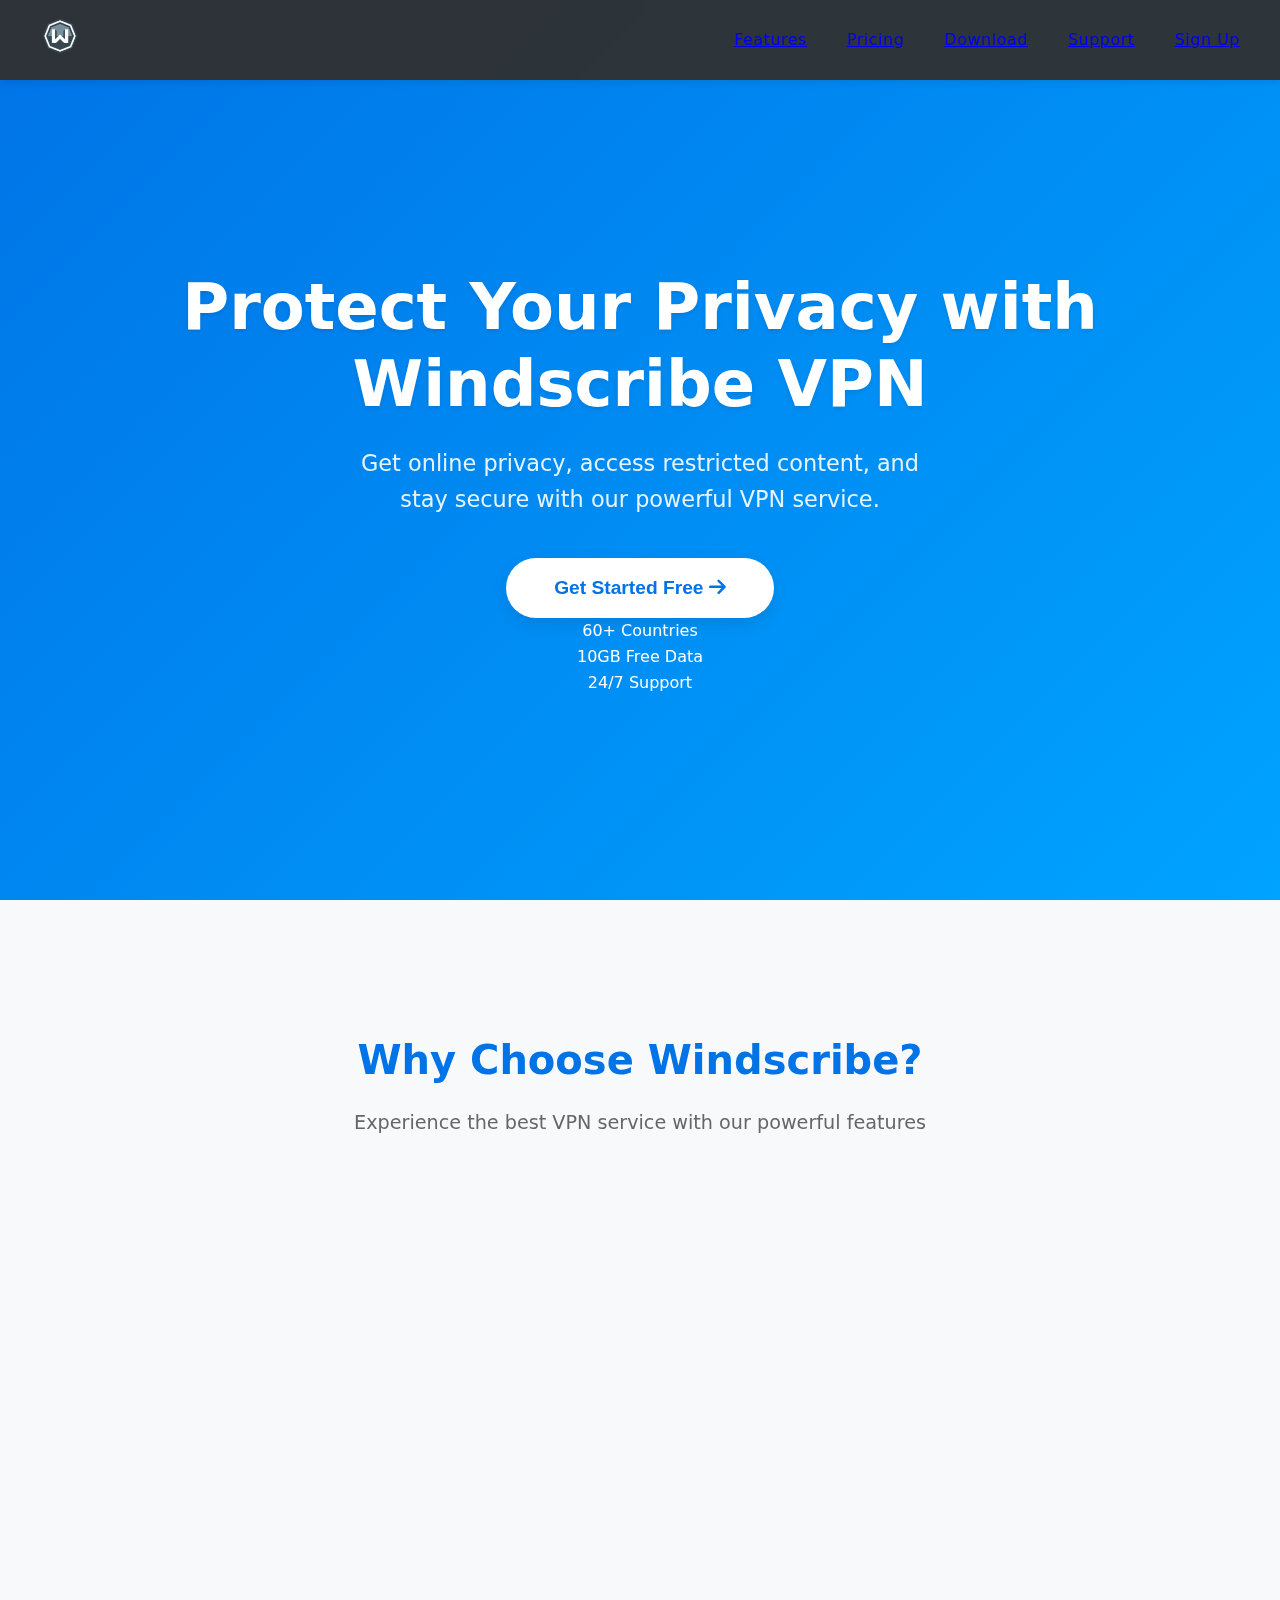
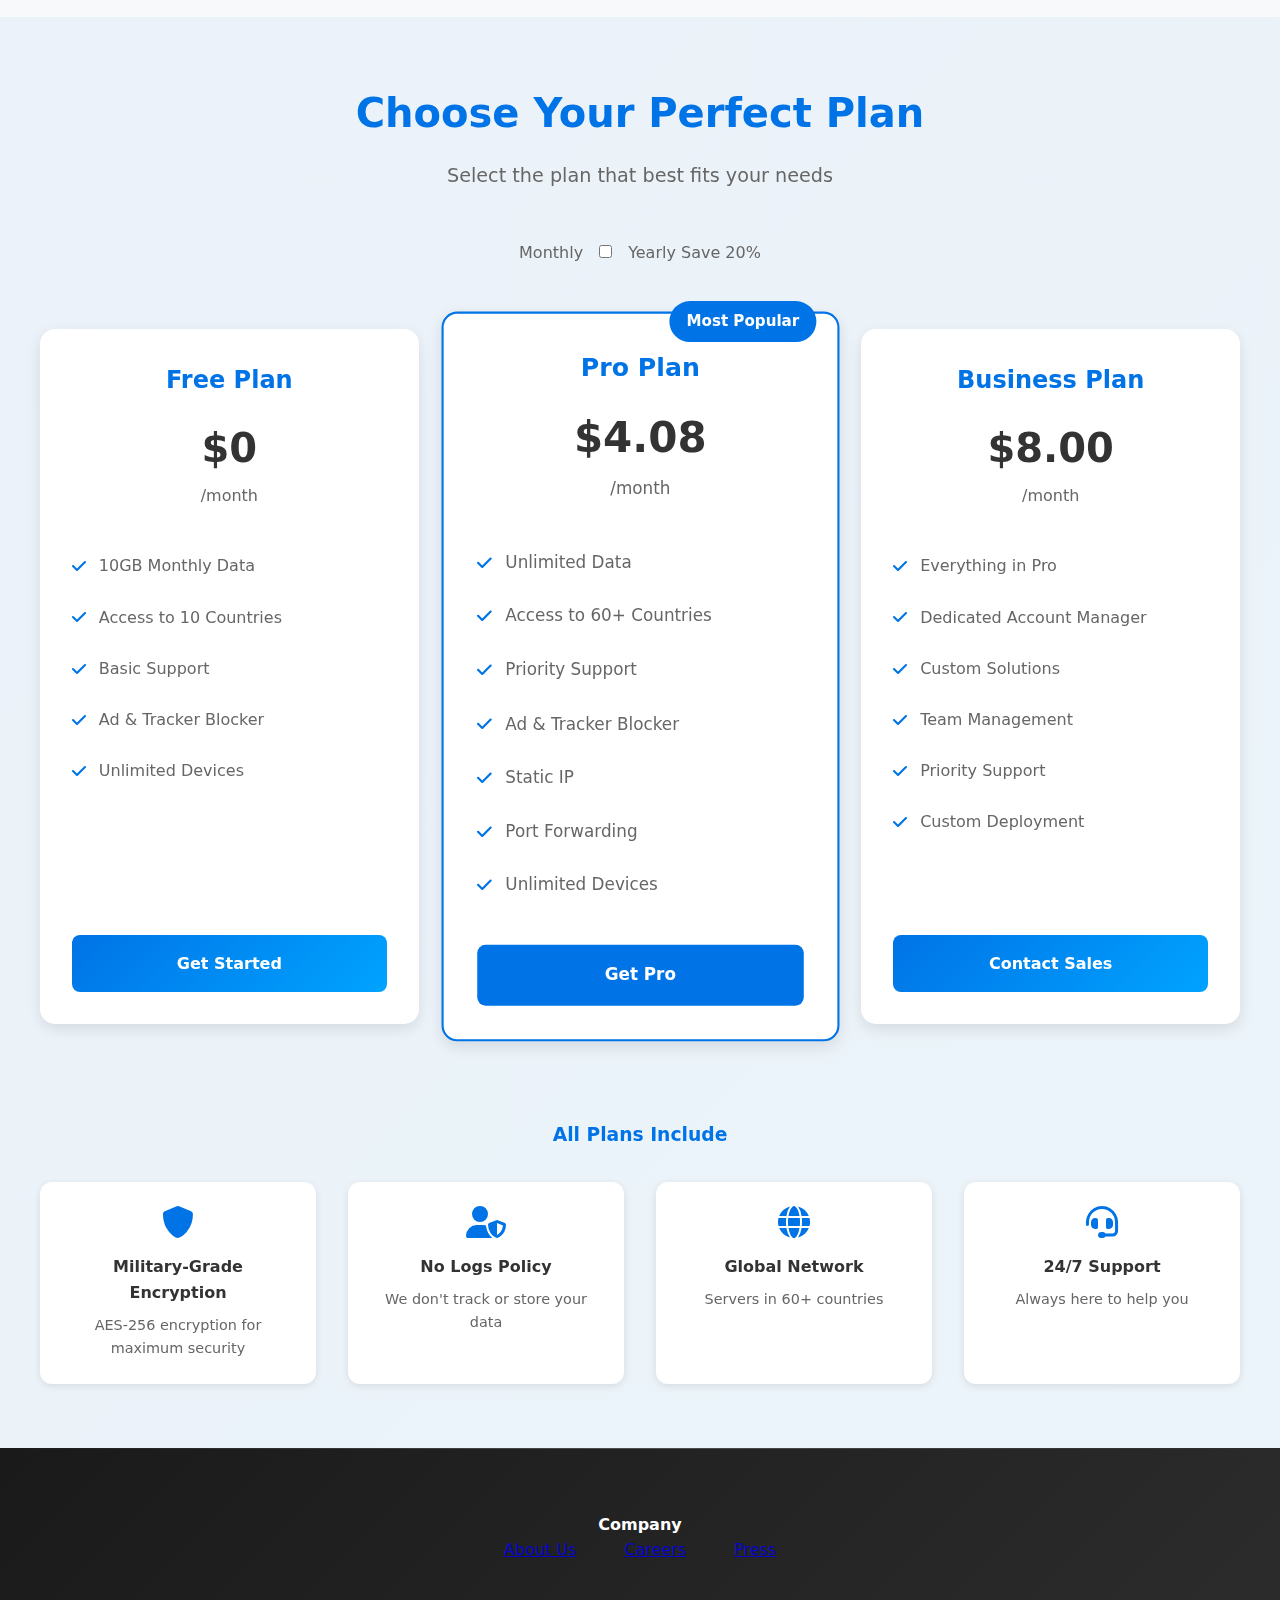
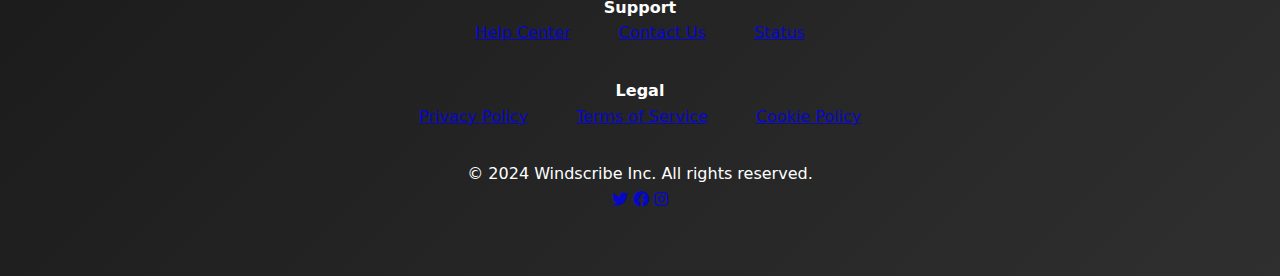
<file: index.html>
<!DOCTYPE html>
<html lang="en">
<head>
    <meta charset="UTF-8">
    <meta name="viewport" content="width=device-width, initial-scale=1.0">
    <title>Windscribe Clone</title>
    <link rel="icon" type="image/png" sizes="48x48" href="icons8-windscribe-48.png">
    <link rel="shortcut icon" type="image/png" href="icons8-windscribe-48.png">
    <link rel="apple-touch-icon" href="icons8-windscribe-48.png">
    <link rel="stylesheet" href="styles.css">
    <link rel="stylesheet" href="https://cdnjs.cloudflare.com/ajax/libs/font-awesome/6.0.0/css/all.min.css">
</head>
<body>
    <div class="bg-pattern"></div>
    
    <!-- Header Section -->
    <header>
        <nav>
            <div class="logo">
                <a href="index.html">
                    <img src="images/web/icons8-windscribe-color-150.png" alt="Windscribe Logo">
                </a>
            </div>
            <button class="menu-btn">
                <i class="fas fa-bars"></i>
            </button>
            <ul class="nav-links">
                <li><a href="features.html">Features</a></li>
                <li><a href="pricing.html">Pricing</a></li>
                <li><a href="download.html">Download</a></li>
                <li><a href="support.html">Support</a></li>
                <li><a href="signup.html" class="cta-button">Sign Up</a></li>
            </ul>
        </nav>
    </header>

    <!-- Hero Section -->
    <section id="hero">
        <h1>Protect Your Privacy with Windscribe VPN</h1>
        <p>Get online privacy, access restricted content, and stay secure with our powerful VPN service.</p>
        <button class="cta-button" onclick="window.location.href='signup.html'">Get Started Free <i class="fas fa-arrow-right"></i></button>
        <div class="hero-stats">
            <div class="stat">
                <span class="stat-number">60+</span>
                <span class="stat-label">Countries</span>
            </div>
            <div class="stat">
                <span class="stat-number">10GB</span>
                <span class="stat-label">Free Data</span>
            </div>
            <div class="stat">
                <span class="stat-number">24/7</span>
                <span class="stat-label">Support</span>
            </div>
        </div>
    </section>

    <!-- Features Section -->
    <section id="features">
        <div class="section-title">
            <h2>Why Choose Windscribe?</h2>
            <p>Experience the best VPN service with our powerful features</p>
        </div>
        <div class="feature">
            <i class="fas fa-server feature-icon"></i>
            <h3>High-Speed Servers</h3>
            <p>Access servers in over 60 countries with unlimited bandwidth and no speed restrictions.</p>
        </div>
        <div class="feature">
            <i class="fas fa-lock feature-icon"></i>
            <h3>Secure Encryption</h3>
            <p>Military-grade AES-256 encryption keeps your data safe and private at all times.</p>
        </div>
        <div class="feature">
            <i class="fas fa-user-shield feature-icon"></i>
            <h3>No Logs Policy</h3>
            <p>We don't track, collect, or share any of your personal data or online activity.</p>
        </div>
    </section>

    <!-- Pricing Plans Section -->
    <section id="pricing-plans" class="pricing-section">
        <div class="section-title">
            <h2>Choose Your Perfect Plan</h2>
            <p>Select the plan that best fits your needs</p>
        </div>
        
        <div class="pricing-toggle">
            <span>Monthly</span>
            <label class="switch">
                <input type="checkbox" id="billing-toggle">
                <span class="slider round"></span>
            </label>
            <span>Yearly <span class="save-badge">Save 20%</span></span>
        </div>

        <div class="pricing-grid">
            <!-- Free Plan -->
            <div class="pricing-card">
                <div class="plan-header">
                    <h3>Free Plan</h3>
                    <div class="price">
                        <div class="monthly-price">
                            <span class="amount">$0</span>
                            <span class="period">/month</span>
                        </div>
                        <div class="yearly-price">
                            <span class="amount">$0</span>
                            <span class="period">/year</span>
                        </div>
                    </div>
                </div>
                <ul class="plan-features">
                    <li><i class="fas fa-check"></i> 10GB Monthly Data</li>
                    <li><i class="fas fa-check"></i> Access to 10 Countries</li>
                    <li><i class="fas fa-check"></i> Basic Support</li>
                    <li><i class="fas fa-check"></i> Ad & Tracker Blocker</li>
                    <li><i class="fas fa-check"></i> Unlimited Devices</li>
                </ul>
                <a href="signup.html" class="plan-button">Get Started</a>
            </div>

            <!-- Pro Plan -->
            <div class="pricing-card featured">
                <div class="popular-tag">Most Popular</div>
                <div class="plan-header">
                    <h3>Pro Plan</h3>
                    <div class="price">
                        <div class="monthly-price">
                            <span class="amount">$4.08</span>
                            <span class="period">/month</span>
                        </div>
                        <div class="yearly-price">
                            <span class="amount">$39.20</span>
                            <span class="period">/year</span>
                            <span class="save-badge">Save 20%</span>
                        </div>
                    </div>
                </div>
                <ul class="plan-features">
                    <li><i class="fas fa-check"></i> Unlimited Data</li>
                    <li><i class="fas fa-check"></i> Access to 60+ Countries</li>
                    <li><i class="fas fa-check"></i> Priority Support</li>
                    <li><i class="fas fa-check"></i> Ad & Tracker Blocker</li>
                    <li><i class="fas fa-check"></i> Static IP</li>
                    <li><i class="fas fa-check"></i> Port Forwarding</li>
                    <li><i class="fas fa-check"></i> Unlimited Devices</li>
                </ul>
                <a href="signup.html" class="plan-button featured">Get Pro</a>
            </div>

            <!-- Business Plan -->
            <div class="pricing-card">
                <div class="plan-header">
                    <h3>Business Plan</h3>
                    <div class="price">
                        <div class="monthly-price">
                            <span class="amount">$8.00</span>
                            <span class="period">/month</span>
                        </div>
                        <div class="yearly-price">
                            <span class="amount">$76.80</span>
                            <span class="period">/year</span>
                            <span class="save-badge">Save 20%</span>
                        </div>
                    </div>
                </div>
                <ul class="plan-features">
                    <li><i class="fas fa-check"></i> Everything in Pro</li>
                    <li><i class="fas fa-check"></i> Dedicated Account Manager</li>
                    <li><i class="fas fa-check"></i> Custom Solutions</li>
                    <li><i class="fas fa-check"></i> Team Management</li>
                    <li><i class="fas fa-check"></i> Priority Support</li>
                    <li><i class="fas fa-check"></i> Custom Deployment</li>
                </ul>
                <a href="signup.html" class="plan-button">Contact Sales</a>
            </div>
        </div>

        <div class="pricing-features">
            <h3>All Plans Include</h3>
            <div class="features-grid">
                <div class="feature-item">
                    <i class="fas fa-shield-alt"></i>
                    <h4>Military-Grade Encryption</h4>
                    <p>AES-256 encryption for maximum security</p>
                </div>
                <div class="feature-item">
                    <i class="fas fa-user-shield"></i>
                    <h4>No Logs Policy</h4>
                    <p>We don't track or store your data</p>
                </div>
                <div class="feature-item">
                    <i class="fas fa-globe"></i>
                    <h4>Global Network</h4>
                    <p>Servers in 60+ countries</p>
                </div>
                <div class="feature-item">
                    <i class="fas fa-headset"></i>
                    <h4>24/7 Support</h4>
                    <p>Always here to help you</p>
                </div>
            </div>
        </div>
    </section>

    <!-- Footer Section -->
    <footer>
        <div class="footer-content">
            <div class="footer-section">
                <h4>Company</h4>
                <ul>
                    <li><a href="#">About Us</a></li>
                    <li><a href="#">Careers</a></li>
                    <li><a href="#">Press</a></li>
                </ul>
            </div>
            <div class="footer-section">
                <h4>Support</h4>
                <ul>
                    <li><a href="support.html">Help Center</a></li>
                    <li><a href="support.html">Contact Us</a></li>
                    <li><a href="#">Status</a></li>
                </ul>
            </div>
            <div class="footer-section">
                <h4>Legal</h4>
                <ul>
                    <li><a href="#">Privacy Policy</a></li>
                    <li><a href="#">Terms of Service</a></li>
                    <li><a href="#">Cookie Policy</a></li>
                </ul>
            </div>
        </div>
        <div class="footer-bottom">
            <p>&copy; 2024 Windscribe Inc. All rights reserved.</p>
            <div class="social-links">
                <a href="#"><i class="fab fa-twitter"></i></a>
                <a href="#"><i class="fab fa-facebook"></i></a>
                <a href="#"><i class="fab fa-instagram"></i></a>
            </div>
        </div>
    </footer>

    <script src="app.js"></script>
</body>
</html>
</file>
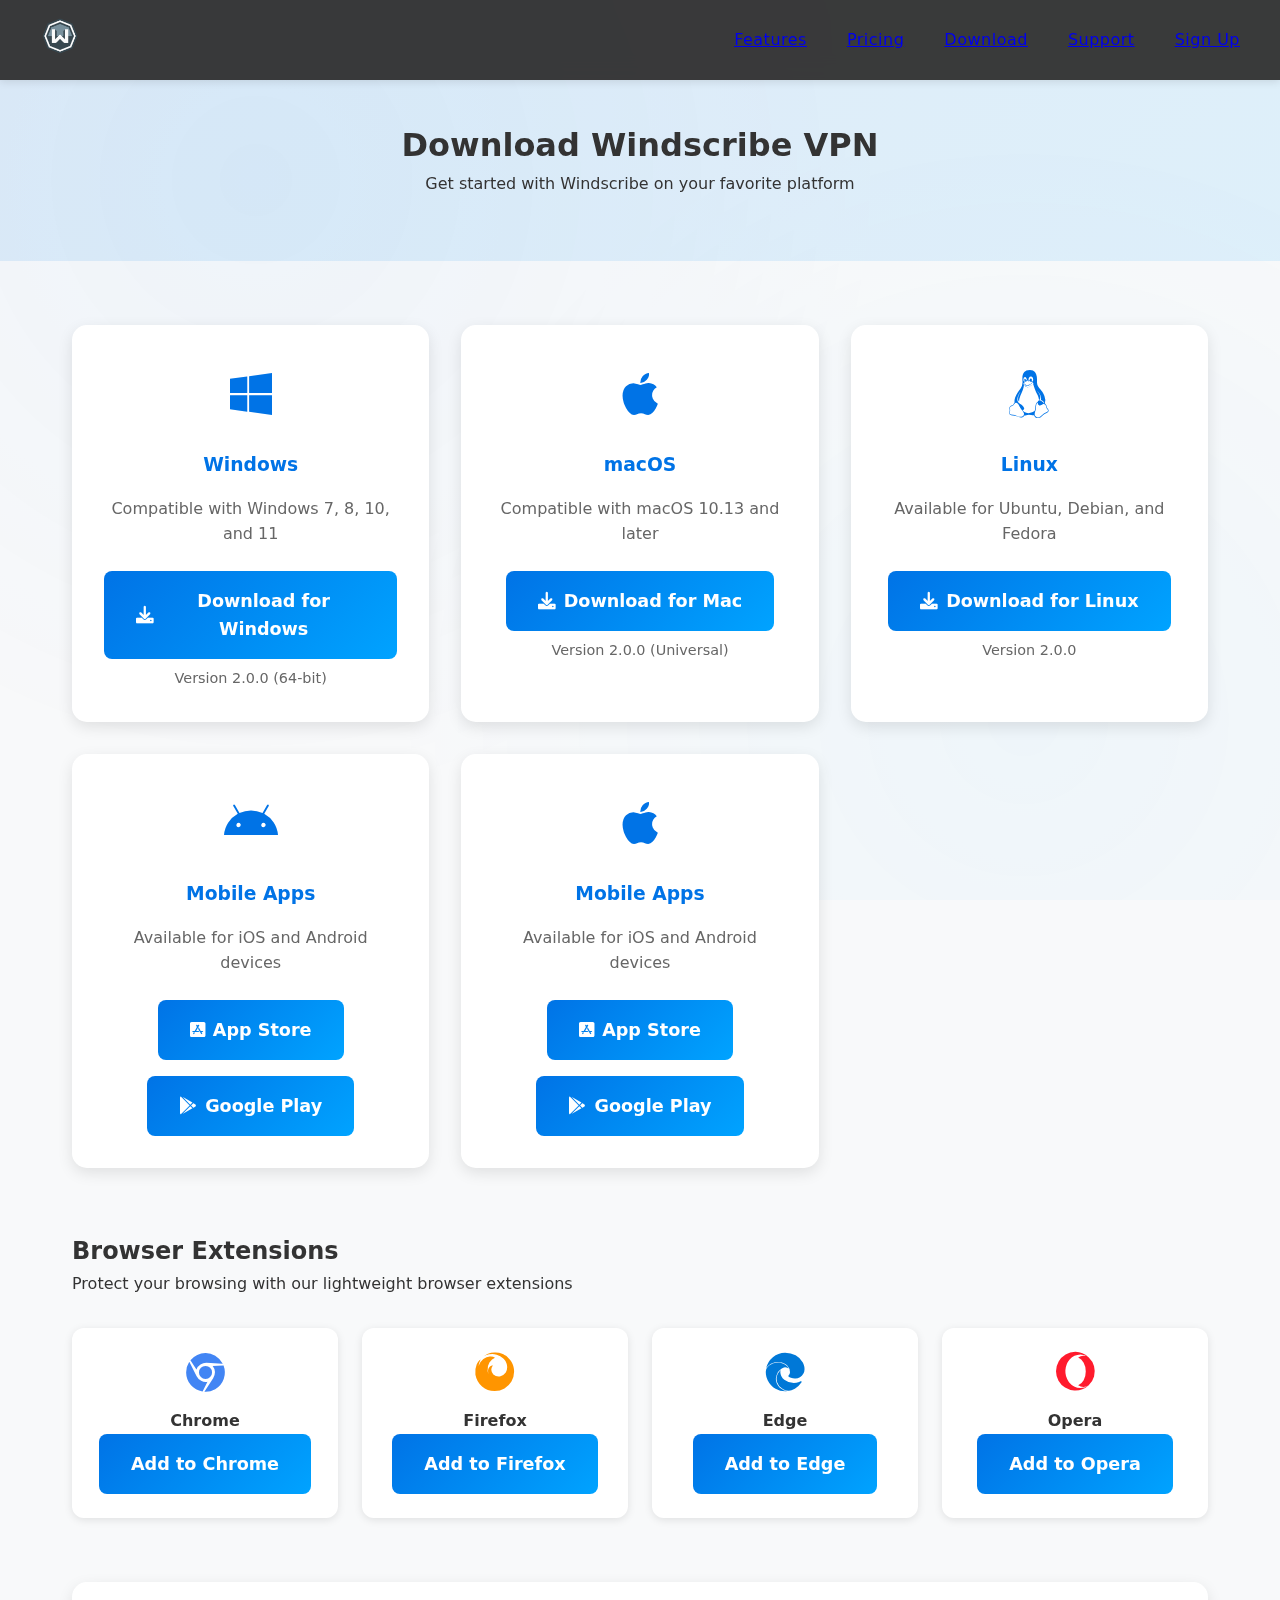
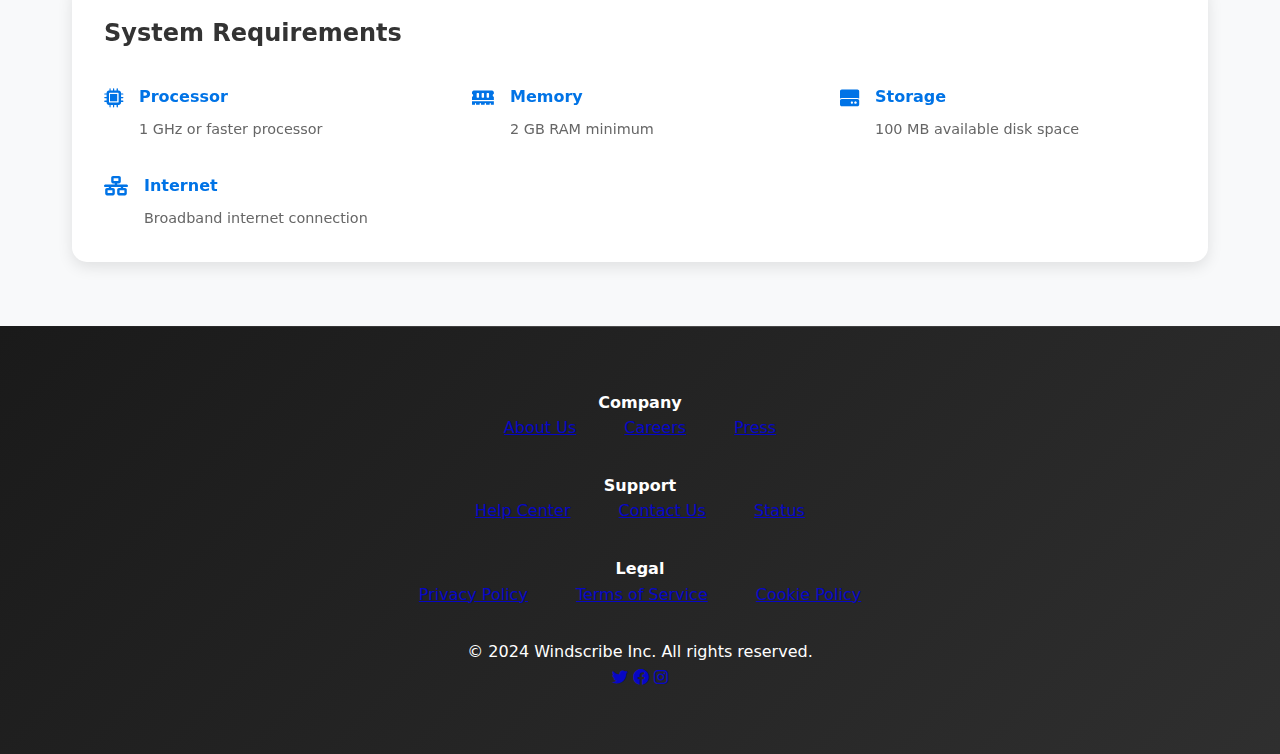
<file: download.html>
<!DOCTYPE html>
<html lang="en">
<head>
    <meta charset="UTF-8">
    <meta name="viewport" content="width=device-width, initial-scale=1.0">
    <title>Download - Windscribe VPN</title>
    <link rel="icon" type="image/png" sizes="48x48" href="icons8-windscribe-48.png">
    <link rel="shortcut icon" type="image/png" href="icons8-windscribe-48.png">
    <link rel="apple-touch-icon" href="icons8-windscribe-48.png">
    <link rel="stylesheet" href="styles.css">
    <link rel="stylesheet" href="https://cdnjs.cloudflare.com/ajax/libs/font-awesome/6.0.0/css/all.min.css">
    <style>
        .download-hero {
            padding: 120px 2rem 4rem;
            text-align: center;
            background: linear-gradient(135deg, rgba(0, 115, 230, 0.1), rgba(0, 163, 255, 0.1));
        }

        .download-container {
            max-width: 1200px;
            margin: 4rem auto;
            padding: 0 2rem;
        }

        .platform-grid {
            display: grid;
            grid-template-columns: repeat(auto-fit, minmax(280px, 1fr));
            gap: 2rem;
            margin-bottom: 4rem;
        }

        .platform-card {
            background: white;
            padding: 2rem;
            border-radius: 15px;
            box-shadow: var(--shadow-md);
            text-align: center;
            transition: transform 0.3s ease, box-shadow 0.3s ease;
        }

        .platform-card:hover {
            transform: translateY(-5px);
            box-shadow: var(--shadow-lg);
        }

        .platform-icon {
            font-size: 3rem;
            color: var(--primary-color);
            margin-bottom: 1rem;
        }

        .platform-card h3 {
            color: var(--primary-color);
            margin-bottom: 1rem;
        }

        .platform-card p {
            color: #666;
            margin-bottom: 1.5rem;
            min-height: 3em;
        }

        .download-btn {
            display: inline-flex;
            align-items: center;
            gap: 0.5rem;
            padding: 1rem 2rem;
            background: var(--gradient-primary);
            color: white;
            border: none;
            border-radius: 8px;
            font-size: 1.1rem;
            font-weight: 600;
            cursor: pointer;
            transition: all 0.3s ease;
            text-decoration: none;
        }

        .download-btn:hover {
            transform: translateY(-2px);
            box-shadow: var(--shadow-md);
        }

        .version-info {
            font-size: 0.9rem;
            color: #666;
            margin-top: 0.5rem;
        }

        .browser-extensions {
            margin-top: 4rem;
        }

        .browser-grid {
            display: grid;
            grid-template-columns: repeat(auto-fit, minmax(200px, 1fr));
            gap: 1.5rem;
            margin-top: 2rem;
        }

        .browser-card {
            background: white;
            padding: 1.5rem;
            border-radius: 12px;
            box-shadow: var(--shadow-sm);
            text-align: center;
            transition: transform 0.3s ease;
        }

        .browser-card:hover {
            transform: translateY(-3px);
        }

        .browser-icon {
            font-size: 2.5rem;
            margin-bottom: 1rem;
        }

        .browser-card .chrome { color: #4285F4; }
        .browser-card .firefox { color: #FF9500; }
        .browser-card .edge { color: #0078D7; }
        .browser-card .opera { color: #FF1B2D; }

        .system-requirements {
            margin-top: 4rem;
            background: white;
            padding: 2rem;
            border-radius: 15px;
            box-shadow: var(--shadow-md);
        }

        .requirements-grid {
            display: grid;
            grid-template-columns: repeat(auto-fit, minmax(250px, 1fr));
            gap: 2rem;
            margin-top: 2rem;
        }

        .requirement-item {
            display: flex;
            align-items: flex-start;
            gap: 1rem;
        }

        .requirement-item i {
            color: var(--primary-color);
            font-size: 1.2rem;
            margin-top: 0.2rem;
        }

        .requirement-item div {
            flex: 1;
        }

        .requirement-item h4 {
            color: var(--primary-color);
            margin-bottom: 0.5rem;
        }

        .requirement-item p {
            color: #666;
            font-size: 0.9rem;
            line-height: 1.6;
        }

        @media (max-width: 768px) {
            .platform-grid {
                grid-template-columns: 1fr;
            }

            .browser-grid {
                grid-template-columns: repeat(2, 1fr);
            }
        }
    </style>
</head>
<body>
    <div class="bg-pattern"></div>
    
    <!-- Header Section -->
    <header>
        <nav>
            <div class="logo">
                <a href="index.html">
                    <img src="images/web/icons8-windscribe-color-150.png" alt="Windscribe Logo">
                </a>
            </div>
            <button class="menu-btn">
                <i class="fas fa-bars"></i>
            </button>
            <ul class="nav-links">
                <li><a href="features.html">Features</a></li>
                <li><a href="pricing.html">Pricing</a></li>
                <li><a href="download.html" class="active">Download</a></li>
                <li><a href="support.html">Support</a></li>
                <li><a href="signup.html" class="cta-button">Sign Up</a></li>
            </ul>
        </nav>
    </header>

    <!-- Download Hero Section -->
    <section class="download-hero">
        <h1>Download Windscribe VPN</h1>
        <p>Get started with Windscribe on your favorite platform</p>
    </section>

    <!-- Download Options -->
    <div class="download-container">
        <div class="platform-grid">
            <div class="platform-card" data-platform="windows">
                <div class="platform-icon">
                    <i class="fab fa-windows"></i>
                </div>
                <h3>Windows</h3>
                <p>Compatible with Windows 7, 8, 10, and 11</p>
                <a href="#" class="download-btn">
                    <i class="fas fa-download"></i>
                    Download for Windows
                </a>
                <div class="version-info">Version 2.0.0 (64-bit)</div>
            </div>

            <div class="platform-card" data-platform="mac">
                <div class="platform-icon">
                    <i class="fab fa-apple"></i>
                </div>
                <h3>macOS</h3>
                <p>Compatible with macOS 10.13 and later</p>
                <a href="#" class="download-btn">
                    <i class="fas fa-download"></i>
                    Download for Mac
                </a>
                <div class="version-info">Version 2.0.0 (Universal)</div>
            </div>

            <div class="platform-card" data-platform="linux">
                <div class="platform-icon">
                    <i class="fab fa-linux"></i>
                </div>
                <h3>Linux</h3>
                <p>Available for Ubuntu, Debian, and Fedora</p>
                <a href="#" class="download-btn">
                    <i class="fas fa-download"></i>
                    Download for Linux
                </a>
                <div class="version-info">Version 2.0.0</div>
            </div>

            <div class="platform-card" data-platform="android">
                <div class="platform-icon">
                    <i class="fab fa-android"></i>
                </div>
                <h3>Mobile Apps</h3>
                <p>Available for iOS and Android devices</p>
                <div class="download-buttons">
                    <a href="#" class="download-btn" style="margin-bottom: 1rem;">
                        <i class="fab fa-app-store-ios"></i>
                        App Store
                    </a>
                    <a href="#" class="download-btn">
                        <i class="fab fa-google-play"></i>
                        Google Play
                    </a>
                </div>
            </div>

            <div class="platform-card" data-platform="ios">
                <div class="platform-icon">
                    <i class="fab fa-apple"></i>
                </div>
                <h3>Mobile Apps</h3>
                <p>Available for iOS and Android devices</p>
                <div class="download-buttons">
                    <a href="#" class="download-btn" style="margin-bottom: 1rem;">
                        <i class="fab fa-app-store-ios"></i>
                        App Store
                    </a>
                    <a href="#" class="download-btn">
                        <i class="fab fa-google-play"></i>
                        Google Play
                    </a>
                </div>
            </div>
        </div>

        <!-- Browser Extensions -->
        <div class="browser-extensions">
            <h2>Browser Extensions</h2>
            <p>Protect your browsing with our lightweight browser extensions</p>
            <div class="browser-grid">
                <div class="browser-card">
                    <i class="fab fa-chrome browser-icon chrome"></i>
                    <h4>Chrome</h4>
                    <a href="#" class="download-btn">Add to Chrome</a>
                </div>
                <div class="browser-card">
                    <i class="fab fa-firefox browser-icon firefox"></i>
                    <h4>Firefox</h4>
                    <a href="#" class="download-btn">Add to Firefox</a>
                </div>
                <div class="browser-card">
                    <i class="fab fa-edge browser-icon edge"></i>
                    <h4>Edge</h4>
                    <a href="#" class="download-btn">Add to Edge</a>
                </div>
                <div class="browser-card">
                    <i class="fab fa-opera browser-icon opera"></i>
                    <h4>Opera</h4>
                    <a href="#" class="download-btn">Add to Opera</a>
                </div>
            </div>
        </div>

        <!-- System Requirements -->
        <div class="system-requirements">
            <h2>System Requirements</h2>
            <div class="requirements-grid">
                <div class="requirement-item">
                    <i class="fas fa-microchip"></i>
                    <div>
                        <h4>Processor</h4>
                        <p>1 GHz or faster processor</p>
                    </div>
                </div>
                <div class="requirement-item">
                    <i class="fas fa-memory"></i>
                    <div>
                        <h4>Memory</h4>
                        <p>2 GB RAM minimum</p>
                    </div>
                </div>
                <div class="requirement-item">
                    <i class="fas fa-hdd"></i>
                    <div>
                        <h4>Storage</h4>
                        <p>100 MB available disk space</p>
                    </div>
                </div>
                <div class="requirement-item">
                    <i class="fas fa-network-wired"></i>
                    <div>
                        <h4>Internet</h4>
                        <p>Broadband internet connection</p>
                    </div>
                </div>
            </div>
        </div>
    </div>

    <!-- Footer Section -->
    <footer>
        <div class="footer-content">
            <div class="footer-section">
                <h4>Company</h4>
                <ul>
                    <li><a href="#">About Us</a></li>
                    <li><a href="#">Careers</a></li>
                    <li><a href="#">Press</a></li>
                </ul>
            </div>
            <div class="footer-section">
                <h4>Support</h4>
                <ul>
                    <li><a href="support.html">Help Center</a></li>
                    <li><a href="support.html">Contact Us</a></li>
                    <li><a href="#">Status</a></li>
                </ul>
            </div>
            <div class="footer-section">
                <h4>Legal</h4>
                <ul>
                    <li><a href="#">Privacy Policy</a></li>
                    <li><a href="#">Terms of Service</a></li>
                    <li><a href="#">Cookie Policy</a></li>
                </ul>
            </div>
        </div>
        <div class="footer-bottom">
            <p>&copy; 2024 Windscribe Inc. All rights reserved.</p>
            <div class="social-links">
                <a href="#"><i class="fab fa-twitter"></i></a>
                <a href="#"><i class="fab fa-facebook"></i></a>
                <a href="#"><i class="fab fa-instagram"></i></a>
            </div>
        </div>
    </footer>

    <script src="app.js"></script>
</body>
</html>
</file>
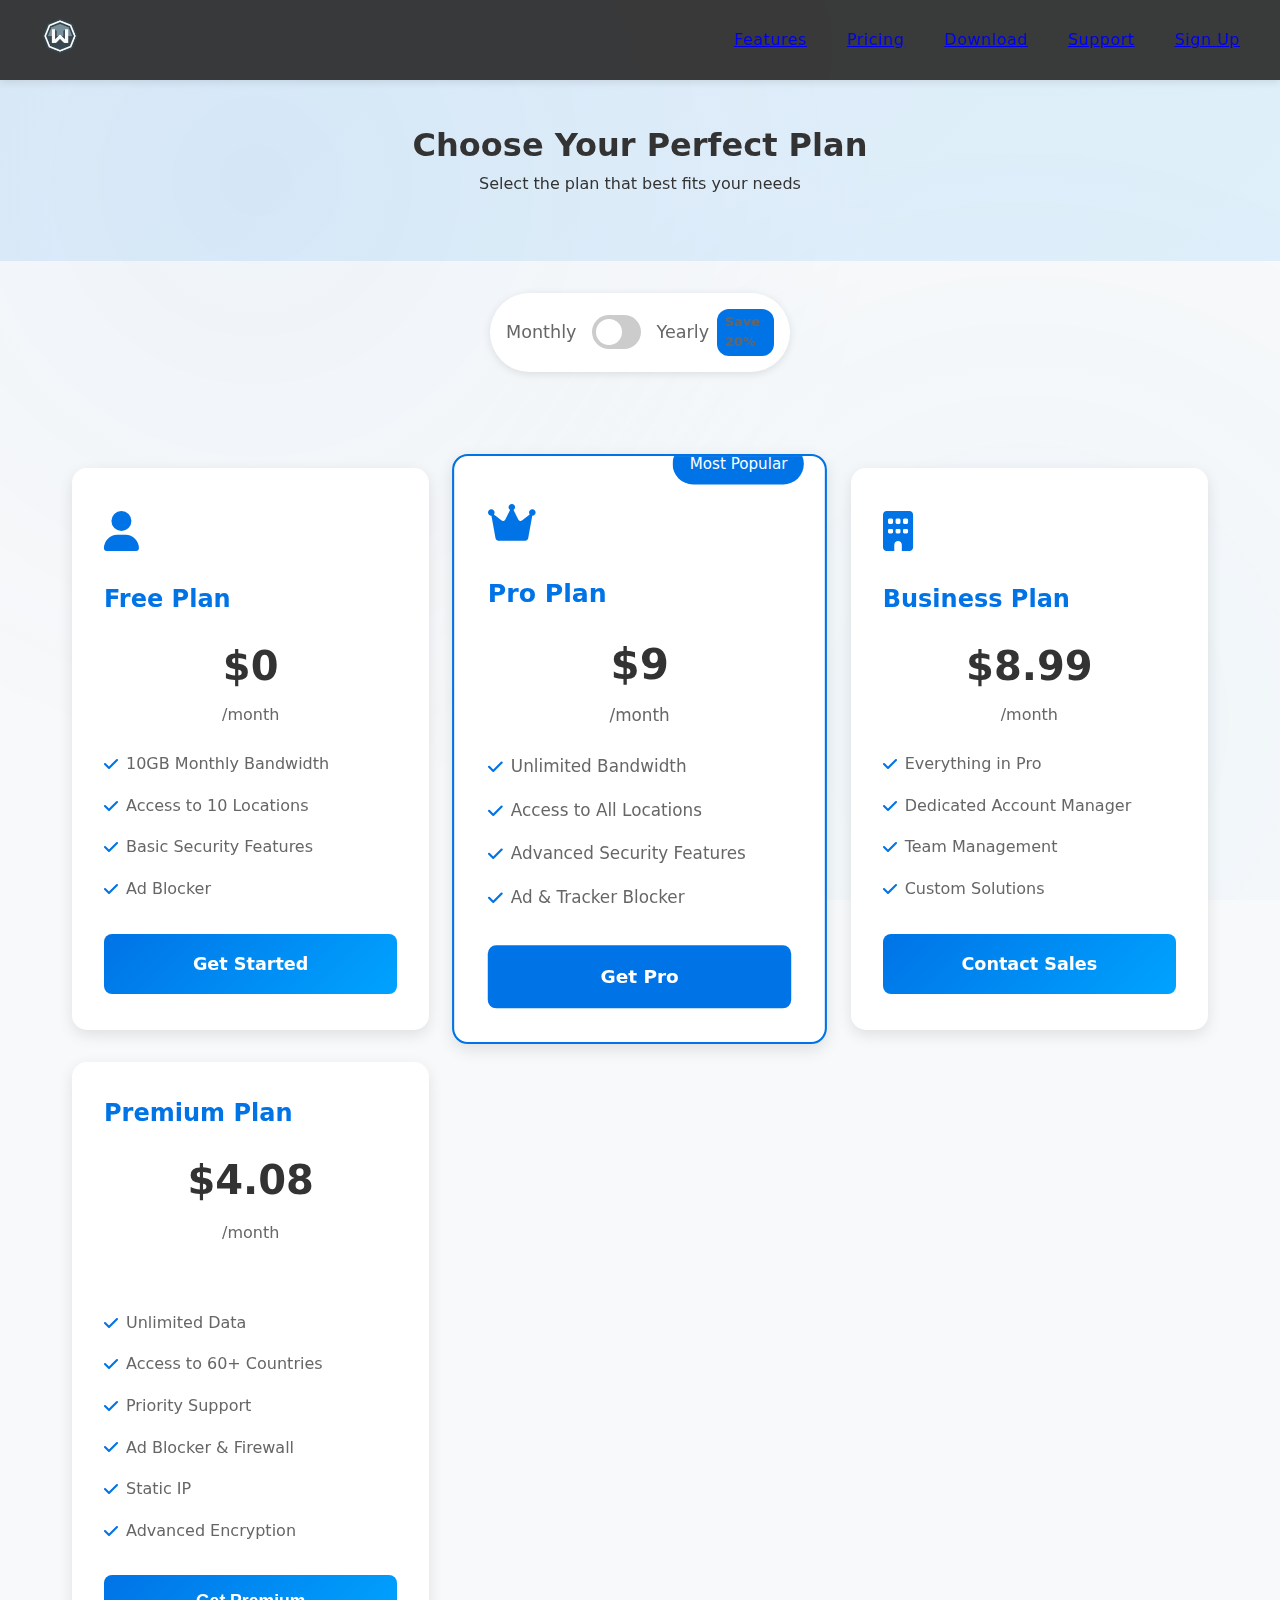
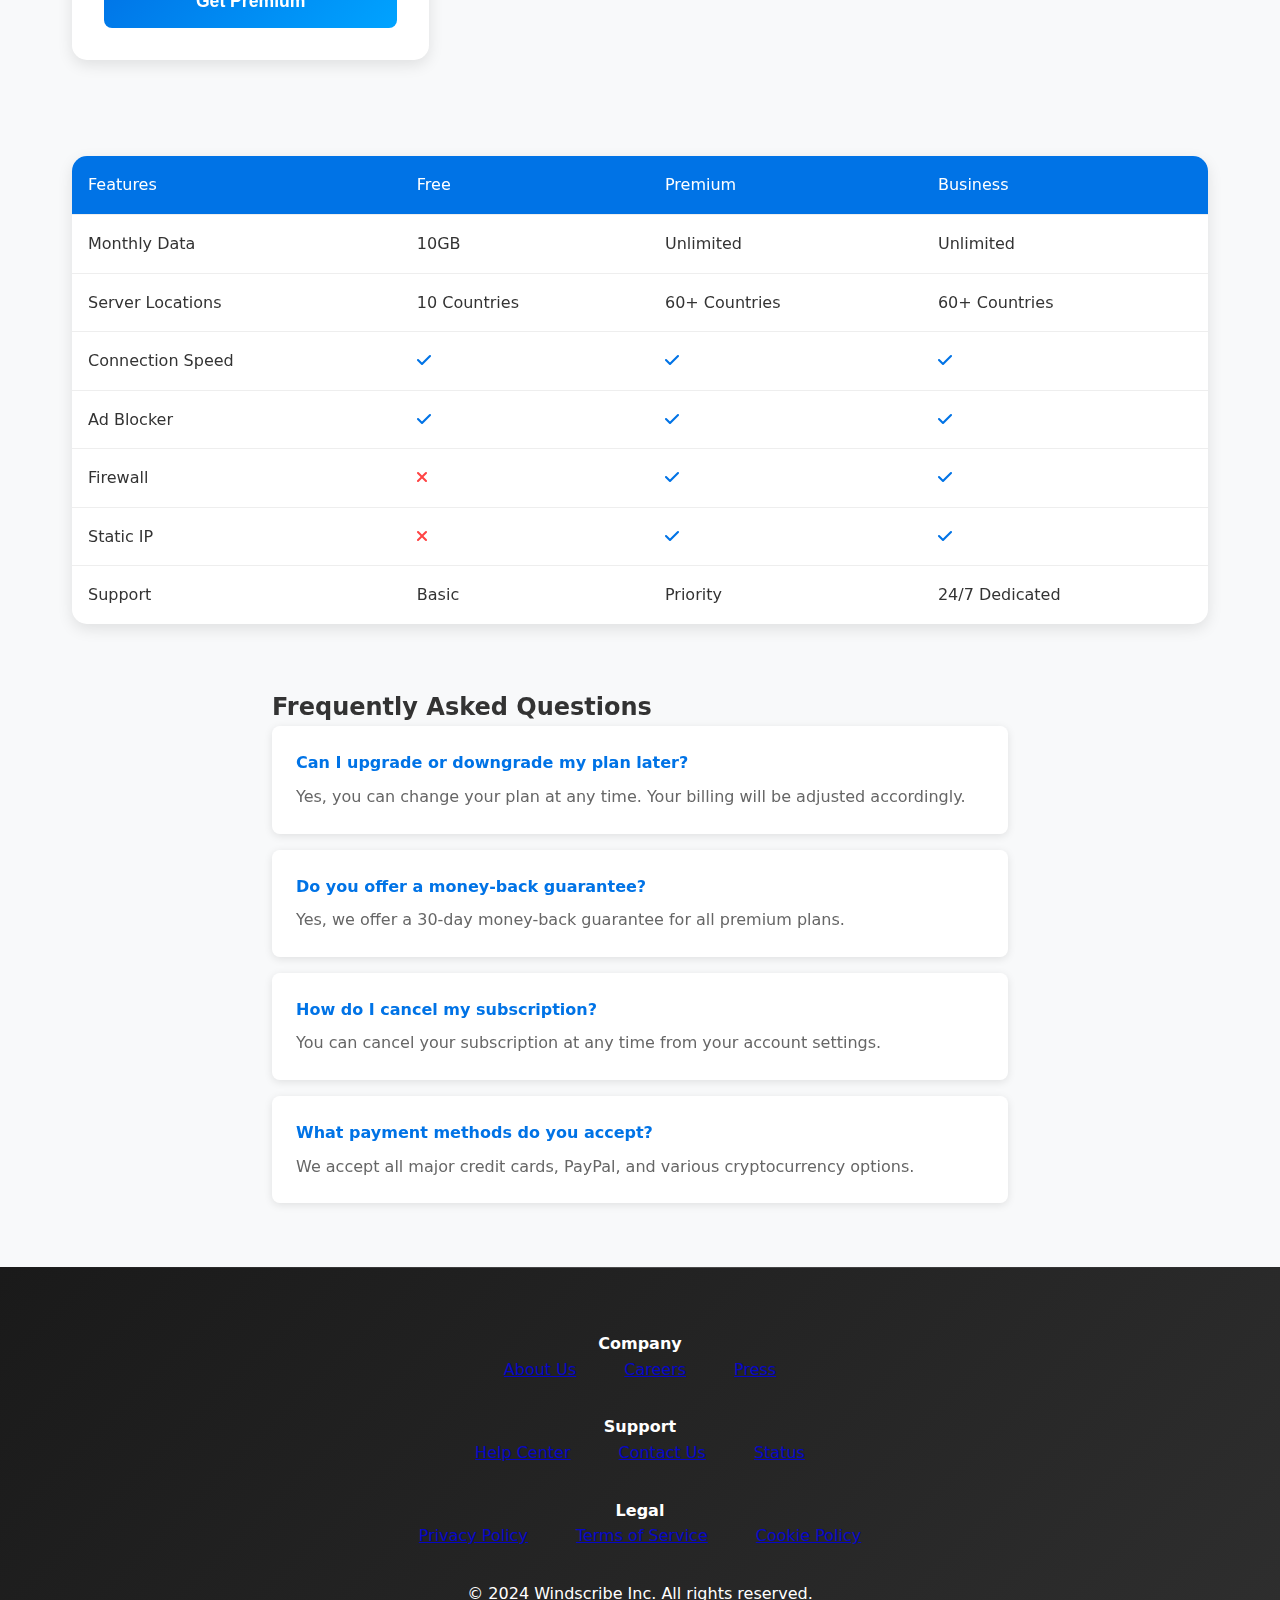
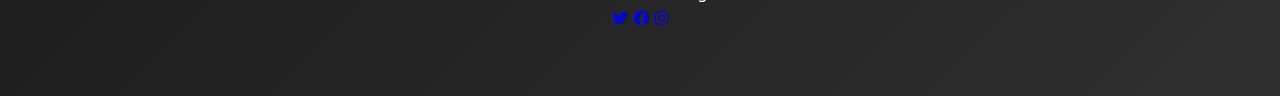
<file: pricing.html>
<!DOCTYPE html>
<html lang="en">
<head>
    <meta charset="UTF-8">
    <meta name="viewport" content="width=device-width, initial-scale=1.0">
    <title>Pricing - Windscribe VPN</title>
    <link rel="icon" type="image/png" sizes="48x48" href="icons8-windscribe-48.png">
    <link rel="shortcut icon" type="image/png" href="icons8-windscribe-48.png">
    <link rel="apple-touch-icon" href="icons8-windscribe-48.png">
    <link rel="stylesheet" href="styles.css">
    <link rel="stylesheet" href="https://cdnjs.cloudflare.com/ajax/libs/font-awesome/6.0.0/css/all.min.css">
    <style>
        .pricing-hero {
            padding: 120px 2rem 4rem;
            text-align: center;
            background: linear-gradient(135deg, rgba(0, 115, 230, 0.1), rgba(0, 163, 255, 0.1));
        }

        .pricing-container {
            max-width: 1200px;
            margin: 4rem auto;
            padding: 0 2rem;
        }

        .pricing-grid {
            display: grid;
            grid-template-columns: repeat(auto-fit, minmax(300px, 1fr));
            gap: 2rem;
            margin-bottom: 4rem;
        }

        .pricing-plan {
            background: white;
            padding: 2rem;
            border-radius: 15px;
            box-shadow: var(--shadow-md);
            position: relative;
            transition: transform 0.3s ease, box-shadow 0.3s ease;
        }

        .pricing-plan:hover {
            transform: translateY(-5px);
            box-shadow: var(--shadow-lg);
        }

        .pricing-plan.featured {
            border: 2px solid var(--primary-color);
        }

        .popular-tag {
            position: absolute;
            top: -12px;
            right: 20px;
            background: var(--primary-color);
            color: white;
            padding: 0.5rem 1rem;
            border-radius: 20px;
            font-size: 0.9rem;
            font-weight: 500;
        }

        .pricing-plan h3 {
            color: var(--primary-color);
            font-size: 1.5rem;
            margin-bottom: 1rem;
        }

        .price {
            font-size: 2.5rem;
            font-weight: 700;
            color: #333;
            margin-bottom: 1.5rem;
        }

        .price span {
            font-size: 1rem;
            color: #666;
            font-weight: 400;
        }

        .pricing-features {
            margin-bottom: 2rem;
        }

        .pricing-features li {
            display: flex;
            align-items: center;
            gap: 0.5rem;
            margin-bottom: 1rem;
            color: #666;
        }

        .pricing-features i {
            color: var(--primary-color);
        }

        .pricing-plan button {
            width: 100%;
            padding: 1rem;
            background: var(--gradient-primary);
            color: white;
            border: none;
            border-radius: 8px;
            font-size: 1.1rem;
            font-weight: 600;
            cursor: pointer;
            transition: all 0.3s ease;
        }

        .pricing-plan button:hover {
            transform: translateY(-2px);
            box-shadow: var(--shadow-md);
        }

        .comparison-table {
            width: 100%;
            border-collapse: collapse;
            margin-top: 4rem;
            background: white;
            border-radius: 15px;
            overflow: hidden;
            box-shadow: var(--shadow-md);
        }

        .comparison-table th,
        .comparison-table td {
            padding: 1rem;
            text-align: left;
            border-bottom: 1px solid #eee;
        }

        .comparison-table th {
            background: var(--primary-color);
            color: white;
            font-weight: 500;
        }

        .comparison-table tr:last-child td {
            border-bottom: none;
        }

        .comparison-table i {
            color: var(--primary-color);
        }

        .comparison-table .cross {
            color: #ff4444;
        }

        .faq-section {
            max-width: 800px;
            margin: 4rem auto;
            padding: 0 2rem;
        }

        .faq-item {
            background: white;
            padding: 1.5rem;
            border-radius: 8px;
            margin-bottom: 1rem;
            box-shadow: var(--shadow-sm);
        }

        .faq-question {
            font-weight: 600;
            color: var(--primary-color);
            margin-bottom: 0.5rem;
        }

        .faq-answer {
            color: #666;
            line-height: 1.6;
        }

        @media (max-width: 768px) {
            .pricing-grid {
                grid-template-columns: 1fr;
            }

            .comparison-table {
                display: block;
                overflow-x: auto;
            }
        }

        /* Pricing Toggle Styles */
        .pricing-toggle {
            display: flex;
            align-items: center;
            justify-content: center;
            gap: 1rem;
            margin: 2rem auto;
            max-width: 300px;
            padding: 1rem;
            background: white;
            border-radius: 50px;
            box-shadow: var(--shadow-sm);
        }

        .monthly-label, .yearly-label {
            font-size: 1.1rem;
            font-weight: 500;
            color: #666;
            transition: opacity 0.3s ease;
        }

        .yearly-label {
            display: flex;
            align-items: center;
            gap: 0.5rem;
        }

        .save-badge {
            background: var(--primary-color);
            color: white;
            padding: 0.2rem 0.5rem;
            border-radius: 12px;
            font-size: 0.8rem;
            font-weight: 600;
        }

        .toggle-switch {
            position: relative;
            display: inline-block;
            width: 60px;
            height: 34px;
        }

        .toggle-switch input {
            opacity: 0;
            width: 0;
            height: 0;
        }

        .slider {
            position: absolute;
            cursor: pointer;
            top: 0;
            left: 0;
            right: 0;
            bottom: 0;
            background-color: #ccc;
            transition: .4s;
        }

        .slider:before {
            position: absolute;
            content: "";
            height: 26px;
            width: 26px;
            left: 4px;
            bottom: 4px;
            background-color: white;
            transition: .4s;
        }

        input:checked + .slider {
            background-color: var(--primary-color);
        }

        input:focus + .slider {
            box-shadow: 0 0 1px var(--primary-color);
        }

        input:checked + .slider:before {
            transform: translateX(26px);
        }

        .slider.round {
            border-radius: 34px;
        }

        .slider.round:before {
            border-radius: 50%;
        }

        /* Pricing Card Styles */
        .plan-card {
            background: white;
            padding: 2rem;
            border-radius: 15px;
            box-shadow: var(--shadow-md);
            transition: all 0.3s ease;
            position: relative;
            overflow: hidden;
        }

        .plan-card.featured {
            border: 2px solid var(--primary-color);
            transform: scale(1.05);
        }

        .plan-card:hover {
            transform: translateY(-5px);
            box-shadow: var(--shadow-lg);
        }

        .plan-card.featured:hover {
            transform: translateY(-5px) scale(1.05);
        }

        .plan-icon {
            font-size: 2.5rem;
            color: var(--primary-color);
            margin-bottom: 1rem;
        }

        .plan-card h3 {
            color: var(--primary-color);
            font-size: 1.5rem;
            margin-bottom: 1rem;
        }

        .price {
            margin-bottom: 1.5rem;
            transition: all 0.3s ease;
        }

        .price .amount {
            font-size: 2.5rem;
            font-weight: 700;
            color: #333;
        }

        .price .period {
            font-size: 1rem;
            color: #666;
            font-weight: 400;
        }

        .price .save-badge {
            display: inline-block;
            margin-left: 0.5rem;
            font-size: 0.8rem;
        }

        .features-list {
            list-style: none;
            padding: 0;
            margin: 0 0 2rem 0;
        }

        .features-list li {
            display: flex;
            align-items: center;
            gap: 0.5rem;
            margin-bottom: 1rem;
            color: #666;
        }

        .features-list i {
            color: var(--primary-color);
        }

        .plan-btn {
            display: block;
            width: 100%;
            padding: 1rem;
            background: var(--gradient-primary);
            color: white;
            border: none;
            border-radius: 8px;
            font-size: 1.1rem;
            font-weight: 600;
            text-align: center;
            text-decoration: none;
            cursor: pointer;
            transition: all 0.3s ease;
        }

        .plan-btn:hover {
            transform: translateY(-2px);
            box-shadow: var(--shadow-md);
        }

        .plan-btn.featured {
            background: var(--primary-color);
        }
    </style>
</head>
<body>
    <div class="bg-pattern"></div>
    
    <!-- Header Section -->
    <header>
        <nav>
            <div class="logo">
                <a href="index.html">
                    <img src="images/web/icons8-windscribe-color-150.png" alt="Windscribe Logo">
                </a>
            </div>
            <button class="menu-btn">
                <i class="fas fa-bars"></i>
            </button>
            <ul class="nav-links">
                <li><a href="features.html">Features</a></li>
                <li><a href="pricing.html" class="active">Pricing</a></li>
                <li><a href="download.html">Download</a></li>
                <li><a href="support.html">Support</a></li>
                <li><a href="signup.html" class="cta-button">Sign Up</a></li>
            </ul>
        </nav>
    </header>

    <!-- Pricing Hero Section -->
    <section class="pricing-hero">
        <h1>Choose Your Perfect Plan</h1>
        <p>Select the plan that best fits your needs</p>
    </section>

    <!-- Pricing Toggle -->
    <div class="pricing-toggle">
        <span class="monthly-label">Monthly</span>
        <label class="toggle-switch">
            <input type="checkbox" id="billing-toggle">
            <span class="slider round"></span>
        </label>
        <span class="yearly-label">Yearly <span class="save-badge">Save 20%</span></span>
    </div>

    <!-- Pricing Plans -->
    <div class="pricing-container">
        <div class="pricing-grid">
            <div class="plan-card" data-plan="free">
                <div class="plan-icon">
                    <i class="fas fa-user"></i>
                </div>
                <h3>Free Plan</h3>
                <div class="price">
                    <div class="monthly-price">
                        <span class="amount">$0</span>
                        <span class="period">/month</span>
                    </div>
                    <div class="yearly-price" style="display: none;">
                        <span class="amount">$0</span>
                        <span class="period">/year</span>
                    </div>
                </div>
                <ul class="features-list">
                    <li><i class="fas fa-check"></i> 10GB Monthly Bandwidth</li>
                    <li><i class="fas fa-check"></i> Access to 10 Locations</li>
                    <li><i class="fas fa-check"></i> Basic Security Features</li>
                    <li><i class="fas fa-check"></i> Ad Blocker</li>
                </ul>
                <a href="signup.html" class="plan-btn">Get Started</a>
            </div>

            <div class="plan-card featured" data-plan="pro">
                <div class="popular-tag">Most Popular</div>
                <div class="plan-icon">
                    <i class="fas fa-crown"></i>
                </div>
                <h3>Pro Plan</h3>
                <div class="price">
                    <div class="monthly-price">
                        <span class="amount">$9</span>
                        <span class="period">/month</span>
                    </div>
                    <div class="yearly-price" style="display: none;">
                        <span class="amount">$86.40</span>
                        <span class="period">/year</span>
                        <span class="save-badge">Save 20%</span>
                    </div>
                </div>
                <ul class="features-list">
                    <li><i class="fas fa-check"></i> Unlimited Bandwidth</li>
                    <li><i class="fas fa-check"></i> Access to All Locations</li>
                    <li><i class="fas fa-check"></i> Advanced Security Features</li>
                    <li><i class="fas fa-check"></i> Ad & Tracker Blocker</li>
                </ul>
                <a href="signup.html" class="plan-btn featured">Get Pro</a>
            </div>

            <div class="plan-card" data-plan="business">
                <div class="plan-icon">
                    <i class="fas fa-building"></i>
                </div>
                <h3>Business Plan</h3>
                <div class="price">
                    <div class="monthly-price">
                        <span class="amount">$8.99</span>
                        <span class="period">/month</span>
                    </div>
                    <div class="yearly-price" style="display: none;">
                        <span class="amount">$86.30</span>
                        <span class="period">/year</span>
                        <span class="save-badge">Save 20%</span>
                    </div>
                </div>
                <ul class="features-list">
                    <li><i class="fas fa-check"></i> Everything in Pro</li>
                    <li><i class="fas fa-check"></i> Dedicated Account Manager</li>
                    <li><i class="fas fa-check"></i> Team Management</li>
                    <li><i class="fas fa-check"></i> Custom Solutions</li>
                </ul>
                <a href="signup.html" class="plan-btn">Contact Sales</a>
            </div>

            <div class="pricing-plan">
                <h3>Premium Plan</h3>
                <div class="price">$4.08<span>/month</span></div>
                <ul class="pricing-features">
                    <li><i class="fas fa-check"></i> Unlimited Data</li>
                    <li><i class="fas fa-check"></i> Access to 60+ Countries</li>
                    <li><i class="fas fa-check"></i> Priority Support</li>
                    <li><i class="fas fa-check"></i> Ad Blocker & Firewall</li>
                    <li><i class="fas fa-check"></i> Static IP</li>
                    <li><i class="fas fa-check"></i> Advanced Encryption</li>
                </ul>
                <button onclick="window.location.href='signup.html'">Get Premium</button>
            </div>
        </div>

        <!-- Comparison Table -->
        <table class="comparison-table">
            <thead>
                <tr>
                    <th>Features</th>
                    <th>Free</th>
                    <th>Premium</th>
                    <th>Business</th>
                </tr>
            </thead>
            <tbody>
                <tr>
                    <td>Monthly Data</td>
                    <td>10GB</td>
                    <td>Unlimited</td>
                    <td>Unlimited</td>
                </tr>
                <tr>
                    <td>Server Locations</td>
                    <td>10 Countries</td>
                    <td>60+ Countries</td>
                    <td>60+ Countries</td>
                </tr>
                <tr>
                    <td>Connection Speed</td>
                    <td><i class="fas fa-check"></i></td>
                    <td><i class="fas fa-check"></i></td>
                    <td><i class="fas fa-check"></i></td>
                </tr>
                <tr>
                    <td>Ad Blocker</td>
                    <td><i class="fas fa-check"></i></td>
                    <td><i class="fas fa-check"></i></td>
                    <td><i class="fas fa-check"></i></td>
                </tr>
                <tr>
                    <td>Firewall</td>
                    <td><i class="fas fa-times cross"></i></td>
                    <td><i class="fas fa-check"></i></td>
                    <td><i class="fas fa-check"></i></td>
                </tr>
                <tr>
                    <td>Static IP</td>
                    <td><i class="fas fa-times cross"></i></td>
                    <td><i class="fas fa-check"></i></td>
                    <td><i class="fas fa-check"></i></td>
                </tr>
                <tr>
                    <td>Support</td>
                    <td>Basic</td>
                    <td>Priority</td>
                    <td>24/7 Dedicated</td>
                </tr>
            </tbody>
        </table>

        <!-- FAQ Section -->
        <div class="faq-section">
            <h2>Frequently Asked Questions</h2>
            <div class="faq-item">
                <div class="faq-question">Can I upgrade or downgrade my plan later?</div>
                <div class="faq-answer">Yes, you can change your plan at any time. Your billing will be adjusted accordingly.</div>
            </div>
            <div class="faq-item">
                <div class="faq-question">Do you offer a money-back guarantee?</div>
                <div class="faq-answer">Yes, we offer a 30-day money-back guarantee for all premium plans.</div>
            </div>
            <div class="faq-item">
                <div class="faq-question">How do I cancel my subscription?</div>
                <div class="faq-answer">You can cancel your subscription at any time from your account settings.</div>
            </div>
            <div class="faq-item">
                <div class="faq-question">What payment methods do you accept?</div>
                <div class="faq-answer">We accept all major credit cards, PayPal, and various cryptocurrency options.</div>
            </div>
        </div>
    </div>

    <!-- Footer Section -->
    <footer>
        <div class="footer-content">
            <div class="footer-section">
                <h4>Company</h4>
                <ul>
                    <li><a href="#">About Us</a></li>
                    <li><a href="#">Careers</a></li>
                    <li><a href="#">Press</a></li>
                </ul>
            </div>
            <div class="footer-section">
                <h4>Support</h4>
                <ul>
                    <li><a href="support.html">Help Center</a></li>
                    <li><a href="support.html">Contact Us</a></li>
                    <li><a href="#">Status</a></li>
                </ul>
            </div>
            <div class="footer-section">
                <h4>Legal</h4>
                <ul>
                    <li><a href="#">Privacy Policy</a></li>
                    <li><a href="#">Terms of Service</a></li>
                    <li><a href="#">Cookie Policy</a></li>
                </ul>
            </div>
        </div>
        <div class="footer-bottom">
            <p>&copy; 2024 Windscribe Inc. All rights reserved.</p>
            <div class="social-links">
                <a href="#"><i class="fab fa-twitter"></i></a>
                <a href="#"><i class="fab fa-facebook"></i></a>
                <a href="#"><i class="fab fa-instagram"></i></a>
            </div>
        </div>
    </footer>

    <script src="app.js"></script>
</body>
</html>
</file>
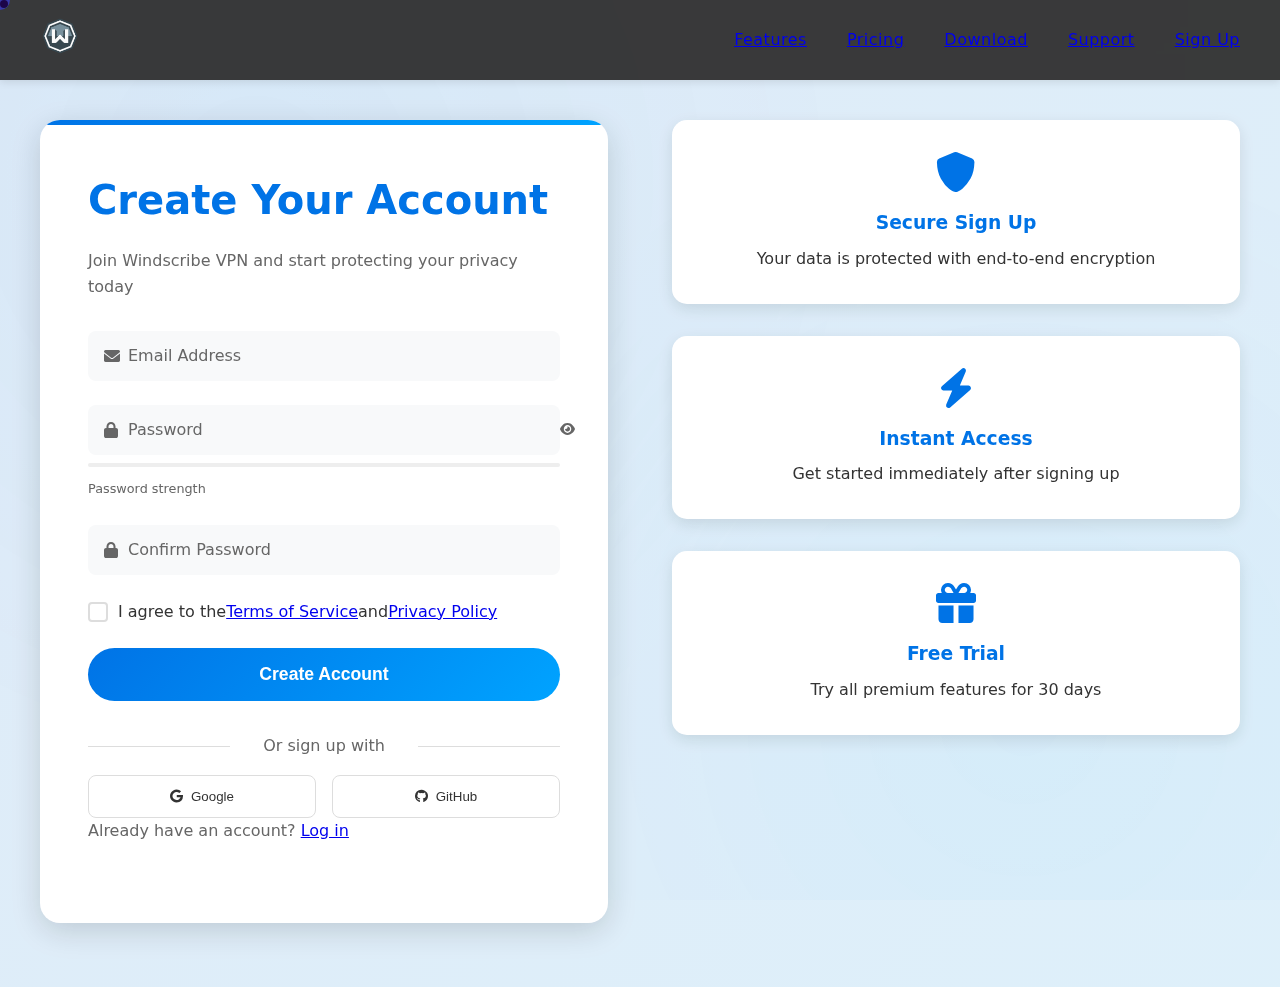
<file: signup.html>
<!DOCTYPE html>
<html lang="en">
<head>
    <meta charset="UTF-8">
    <meta name="viewport" content="width=device-width, initial-scale=1.0">
    <title>Sign Up - Windscribe VPN</title>
    <link rel="icon" type="image/png" sizes="48x48" href="icons8-windscribe-48.png">
    <link rel="shortcut icon" type="image/png" href="icons8-windscribe-48.png">
    <link rel="apple-touch-icon" href="icons8-windscribe-48.png">
    <link rel="stylesheet" href="styles.css">
    <link rel="stylesheet" href="signup.css">
    <link rel="stylesheet" href="https://cdnjs.cloudflare.com/ajax/libs/font-awesome/6.0.0/css/all.min.css">
</head>
<body>
    <div class="bg-pattern"></div>
    <div class="custom-cursor"></div>
    <div class="cursor-trail"></div>
    
    <!-- Header Section -->
    <header>
        <nav>
            <div class="logo">
                <a href="index.html">
                    <img src="images/web/icons8-windscribe-color-150.png" alt="Windscribe Logo">
                </a>
            </div>
            <button class="menu-btn">
                <i class="fas fa-bars"></i>
            </button>
            <ul class="nav-links">
                <li><a href="features.html">Features</a></li>
                <li><a href="pricing.html">Pricing</a></li>
                <li><a href="download.html">Download</a></li>
                <li><a href="support.html">Support</a></li>
                <li><a href="#" class="cta-button active">Sign Up</a></li>
            </ul>
        </nav>
    </header>

    <!-- Sign Up Section -->
    <section id="signup" class="signup-section">
        <div class="signup-container">
            <div class="signup-content">
                <h1>Create Your Account</h1>
                <p>Join Windscribe VPN and start protecting your privacy today</p>
                
                <form id="signup-form" class="signup-form">
                    <div class="form-group">
                        <div class="input-wrapper">
                            <input type="email" id="email" required>
                            <label for="email">Email Address</label>
                            <i class="fas fa-envelope"></i>
                            <div class="input-line"></div>
                        </div>
                        <div class="validation-message"></div>
                    </div>

                    <div class="form-group">
                        <div class="input-wrapper">
                            <input type="password" id="password" required>
                            <label for="password">Password</label>
                            <i class="fas fa-lock"></i>
                            <div class="input-line"></div>
                            <button type="button" class="toggle-password">
                                <i class="fas fa-eye"></i>
                            </button>
                        </div>
                        <div class="password-strength">
                            <div class="strength-bar">
                                <div class="strength-level"></div>
                            </div>
                            <span class="strength-text">Password strength</span>
                        </div>
                    </div>

                    <div class="form-group">
                        <div class="input-wrapper">
                            <input type="password" id="confirm-password" required>
                            <label for="confirm-password">Confirm Password</label>
                            <i class="fas fa-lock"></i>
                            <div class="input-line"></div>
                        </div>
                        <div class="validation-message"></div>
                    </div>

                    <div class="form-group checkbox-group">
                        <label class="custom-checkbox">
                            <input type="checkbox" required>
                            <span class="checkmark"></span>
                            I agree to the <a href="#">Terms of Service</a> and <a href="#">Privacy Policy</a>
                        </label>
                    </div>

                    <button type="submit" class="submit-btn">
                        <span class="btn-text">Create Account</span>
                        <div class="btn-loader">
                            <div class="loader-circle"></div>
                        </div>
                    </button>
                </form>

                <div class="social-signup">
                    <p>Or sign up with</p>
                    <div class="social-buttons">
                        <button class="social-btn google">
                            <i class="fab fa-google"></i>
                            Google
                        </button>
                        <button class="social-btn github">
                            <i class="fab fa-github"></i>
                            GitHub
                        </button>
                    </div>
                </div>

                <p class="login-link">
                    Already have an account? <a href="index.html">Log in</a>
                </p>
            </div>

            <div class="signup-features">
                <div class="feature-card">
                    <i class="fas fa-shield-alt"></i>
                    <h3>Secure Sign Up</h3>
                    <p>Your data is protected with end-to-end encryption</p>
                </div>
                <div class="feature-card">
                    <i class="fas fa-bolt"></i>
                    <h3>Instant Access</h3>
                    <p>Get started immediately after signing up</p>
                </div>
                <div class="feature-card">
                    <i class="fas fa-gift"></i>
                    <h3>Free Trial</h3>
                    <p>Try all premium features for 30 days</p>
                </div>
            </div>
        </div>
    </section>

    <!-- Loading Overlay -->
    <div class="loading-overlay">
        <div class="loader">
            <div class="loader-circle"></div>
            <div class="loader-text">Creating your account</div>
        </div>
    </div>

    <script src="app.js"></script>
    <script src="signup.js"></script>
</body>
</html>
</file>
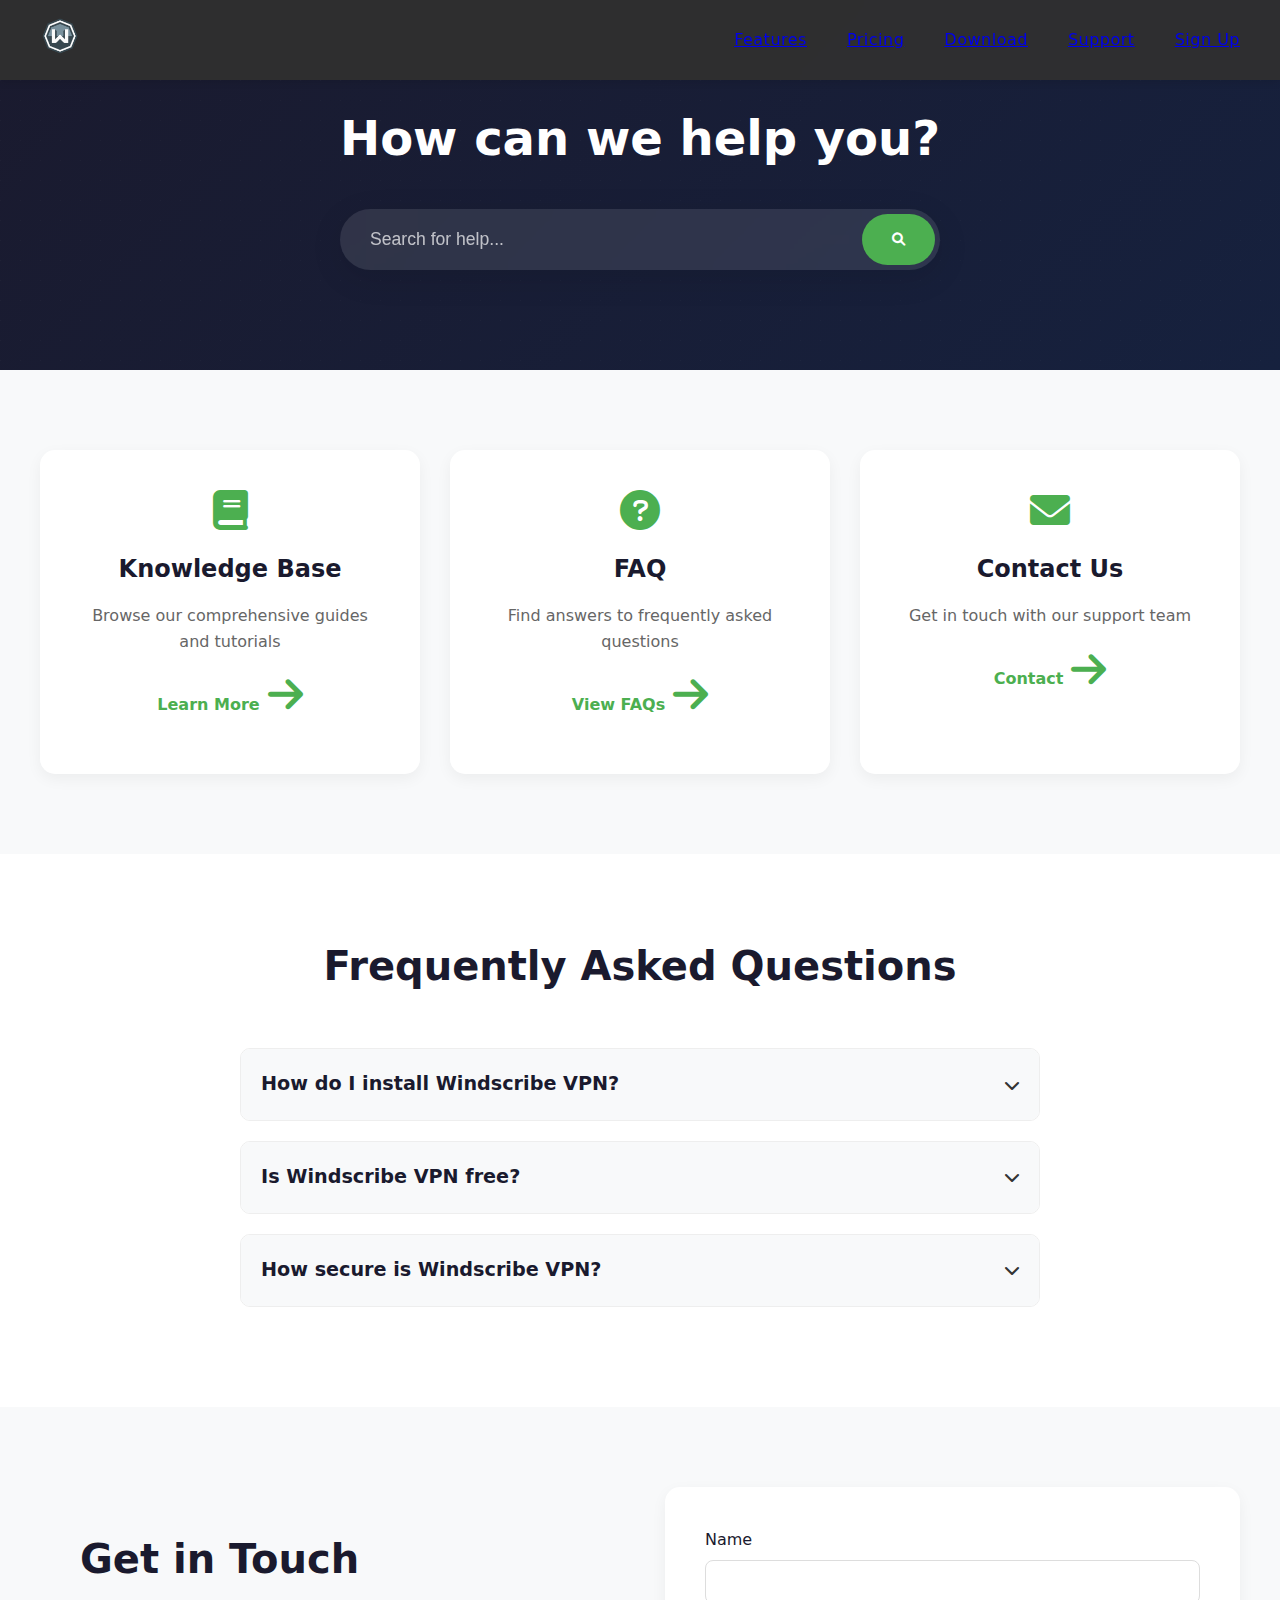
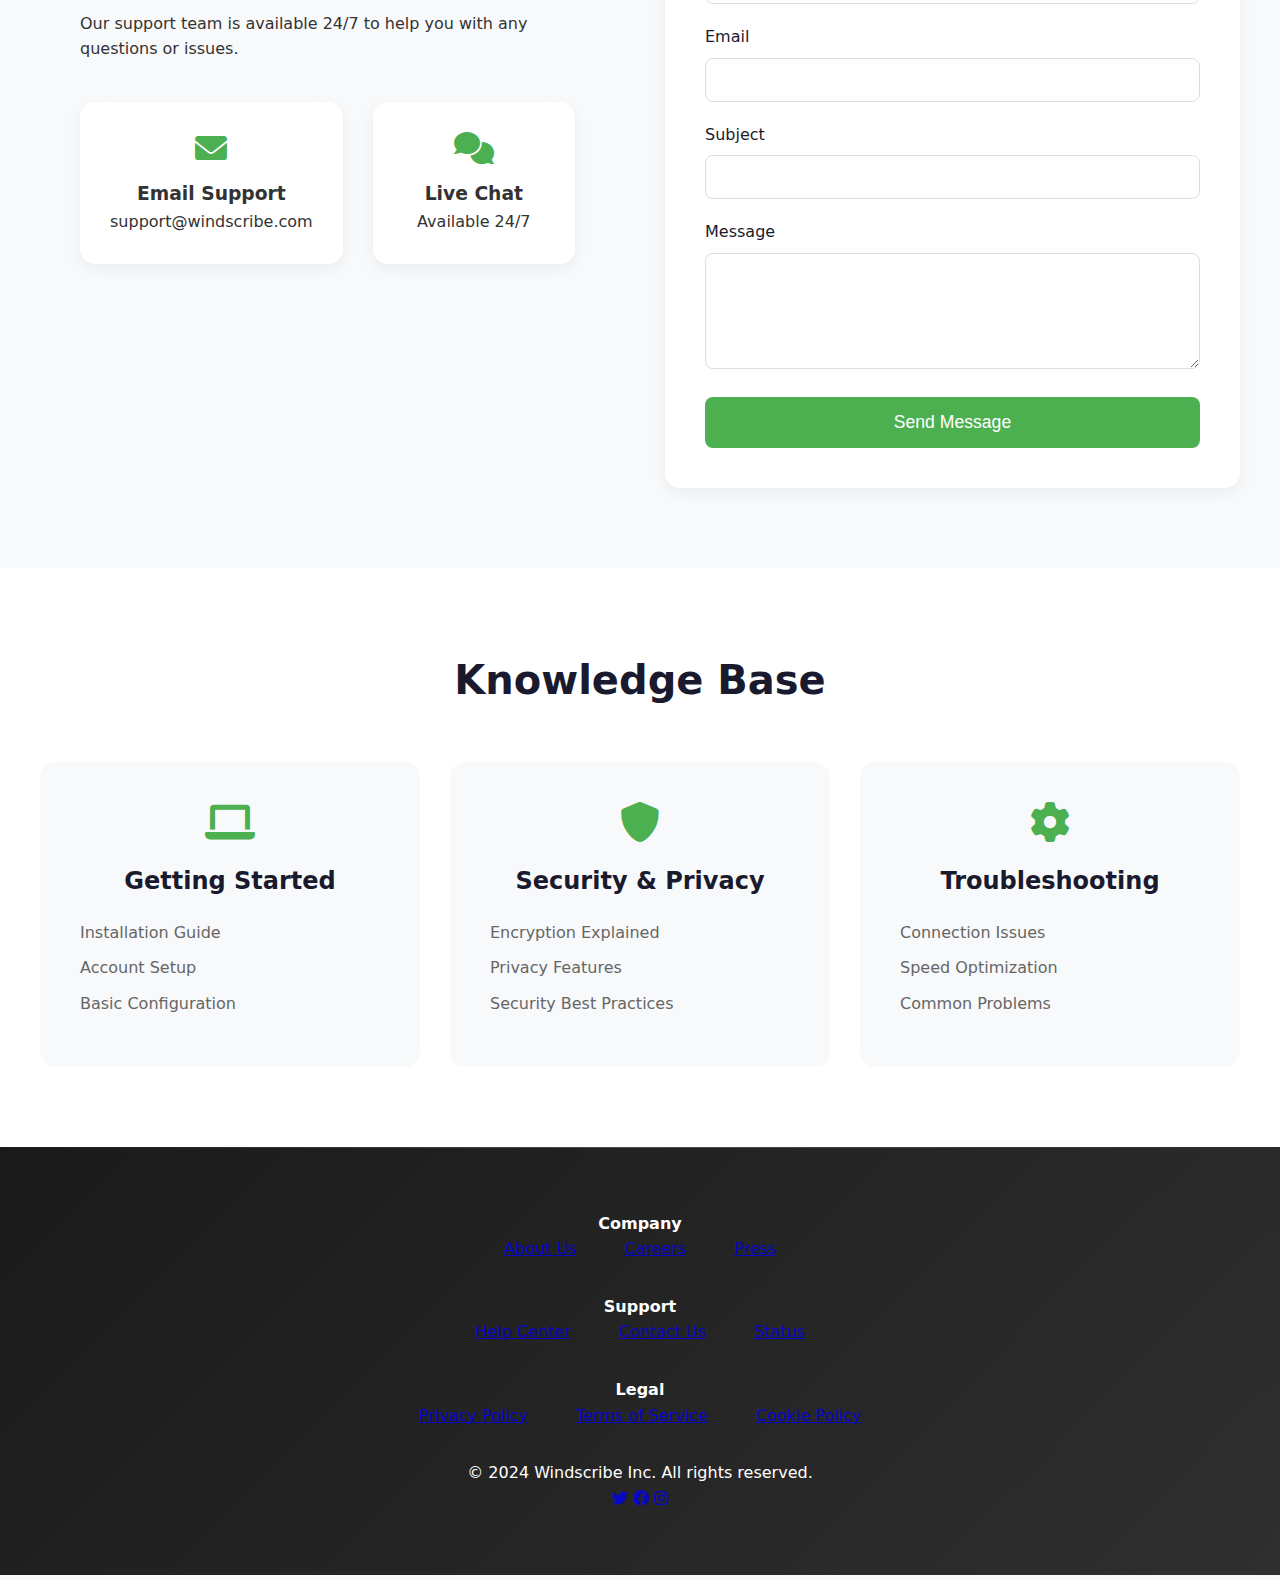
<file: support.html>
<!DOCTYPE html>
<html lang="en">
<head>
    <meta charset="UTF-8">
    <meta name="viewport" content="width=device-width, initial-scale=1.0">
    <title>Support - Windscribe VPN</title>
    <link rel="icon" type="image/png" sizes="48x48" href="icons8-windscribe-48.png">
    <link rel="shortcut icon" type="image/png" href="icons8-windscribe-48.png">
    <link rel="apple-touch-icon" href="icons8-windscribe-48.png">
    <link rel="stylesheet" href="styles.css">
    <link rel="stylesheet" href="support.css">
    <link rel="stylesheet" href="https://cdnjs.cloudflare.com/ajax/libs/font-awesome/6.0.0/css/all.min.css">
</head>
<body>
    <div class="bg-pattern"></div>
    
    <!-- Header Section -->
    <header>
        <nav>
            <div class="logo">
                <a href="index.html">
                    <img src="images/web/icons8-windscribe-color-150.png" alt="Windscribe Logo">
                </a>
            </div>
            <button class="menu-btn">
                <i class="fas fa-bars"></i>
            </button>
            <ul class="nav-links">
                <li><a href="features.html">Features</a></li>
                <li><a href="pricing.html">Pricing</a></li>
                <li><a href="download.html">Download</a></li>
                <li><a href="support.html" class="active">Support</a></li>
                <li><a href="signup.html" class="cta-button">Sign Up</a></li>
            </ul>
        </nav>
    </header>

    <!-- Support Hero Section -->
    <section class="support-hero">
        <div class="support-hero-content">
            <h1>How can we help you?</h1>
            <div class="search-container">
                <input type="text" placeholder="Search for help..." id="support-search">
                <button><i class="fas fa-search"></i></button>
            </div>
        </div>
    </section>

    <!-- Quick Help Section -->
    <section class="quick-help">
        <div class="help-cards">
            <div class="help-card">
                <i class="fas fa-book"></i>
                <h3>Knowledge Base</h3>
                <p>Browse our comprehensive guides and tutorials</p>
                <a href="#knowledge-base" class="card-link">Learn More <i class="fas fa-arrow-right"></i></a>
            </div>
            <div class="help-card">
                <i class="fas fa-question-circle"></i>
                <h3>FAQ</h3>
                <p>Find answers to frequently asked questions</p>
                <a href="#faq" class="card-link">View FAQs <i class="fas fa-arrow-right"></i></a>
            </div>
            <div class="help-card">
                <i class="fas fa-envelope"></i>
                <h3>Contact Us</h3>
                <p>Get in touch with our support team</p>
                <a href="#contact" class="card-link">Contact <i class="fas fa-arrow-right"></i></a>
            </div>
        </div>
    </section>

    <!-- FAQ Section -->
    <section id="faq" class="faq-section">
        <h2>Frequently Asked Questions</h2>
        <div class="faq-container">
            <div class="faq-item">
                <div class="faq-question">
                    <h3>How do I install Windscribe VPN?</h3>
                    <i class="fas fa-chevron-down"></i>
                </div>
                <div class="faq-answer">
                    <p>Download the Windscribe VPN app from our website or your device's app store. Follow the installation wizard and create an account to get started.</p>
                </div>
            </div>
            <div class="faq-item">
                <div class="faq-question">
                    <h3>Is Windscribe VPN free?</h3>
                    <i class="fas fa-chevron-down"></i>
                </div>
                <div class="faq-answer">
                    <p>Yes, we offer a free plan with 10GB of data per month and access to 10 countries. Our premium plan offers unlimited data and access to all locations.</p>
                </div>
            </div>
            <div class="faq-item">
                <div class="faq-question">
                    <h3>How secure is Windscribe VPN?</h3>
                    <i class="fas fa-chevron-down"></i>
                </div>
                <div class="faq-answer">
                    <p>Windscribe uses military-grade AES-256 encryption and maintains a strict no-logs policy to ensure your privacy and security.</p>
                </div>
            </div>
        </div>
    </section>

    <!-- Contact Form Section -->
    <section id="contact" class="contact-section">
        <div class="contact-container">
            <div class="contact-info">
                <h2>Get in Touch</h2>
                <p>Our support team is available 24/7 to help you with any questions or issues.</p>
                <div class="contact-methods">
                    <div class="contact-method">
                        <i class="fas fa-envelope"></i>
                        <h3>Email Support</h3>
                        <p>support@windscribe.com</p>
                    </div>
                    <div class="contact-method">
                        <i class="fas fa-comments"></i>
                        <h3>Live Chat</h3>
                        <p>Available 24/7</p>
                    </div>
                </div>
            </div>
            <form class="contact-form">
                <div class="form-group">
                    <label for="name">Name</label>
                    <input type="text" id="name" required>
                </div>
                <div class="form-group">
                    <label for="email">Email</label>
                    <input type="email" id="email" required>
                </div>
                <div class="form-group">
                    <label for="subject">Subject</label>
                    <input type="text" id="subject" required>
                </div>
                <div class="form-group">
                    <label for="message">Message</label>
                    <textarea id="message" rows="5" required></textarea>
                </div>
                <button type="submit" class="submit-btn">Send Message</button>
            </form>
        </div>
    </section>

    <!-- Knowledge Base Section -->
    <section id="knowledge-base" class="knowledge-base">
        <h2>Knowledge Base</h2>
        <div class="kb-categories">
            <div class="kb-category">
                <i class="fas fa-laptop"></i>
                <h3>Getting Started</h3>
                <ul>
                    <li><a href="#">Installation Guide</a></li>
                    <li><a href="#">Account Setup</a></li>
                    <li><a href="#">Basic Configuration</a></li>
                </ul>
            </div>
            <div class="kb-category">
                <i class="fas fa-shield-alt"></i>
                <h3>Security & Privacy</h3>
                <ul>
                    <li><a href="#">Encryption Explained</a></li>
                    <li><a href="#">Privacy Features</a></li>
                    <li><a href="#">Security Best Practices</a></li>
                </ul>
            </div>
            <div class="kb-category">
                <i class="fas fa-cog"></i>
                <h3>Troubleshooting</h3>
                <ul>
                    <li><a href="#">Connection Issues</a></li>
                    <li><a href="#">Speed Optimization</a></li>
                    <li><a href="#">Common Problems</a></li>
                </ul>
            </div>
        </div>
    </section>

    <!-- Footer Section -->
    <footer>
        <div class="footer-content">
            <div class="footer-section">
                <h4>Company</h4>
                <ul>
                    <li><a href="#">About Us</a></li>
                    <li><a href="#">Careers</a></li>
                    <li><a href="#">Press</a></li>
                </ul>
            </div>
            <div class="footer-section">
                <h4>Support</h4>
                <ul>
                    <li><a href="support.html">Help Center</a></li>
                    <li><a href="#contact">Contact Us</a></li>
                    <li><a href="#">Status</a></li>
                </ul>
            </div>
            <div class="footer-section">
                <h4>Legal</h4>
                <ul>
                    <li><a href="#">Privacy Policy</a></li>
                    <li><a href="#">Terms of Service</a></li>
                    <li><a href="#">Cookie Policy</a></li>
                </ul>
            </div>
        </div>
        <div class="footer-bottom">
            <p>&copy; 2024 Windscribe Inc. All rights reserved.</p>
            <div class="social-links">
                <a href="#"><i class="fab fa-twitter"></i></a>
                <a href="#"><i class="fab fa-facebook"></i></a>
                <a href="#"><i class="fab fa-instagram"></i></a>
            </div>
        </div>
    </footer>

    <script src="app.js"></script>
    <script src="support.js"></script>
</body>
</html>
</file>
<file: signup.css>
/* Custom Cursor */
.custom-cursor {
    width: 20px;
    height: 20px;
    background: var(--primary-color);
    border-radius: 50%;
    position: fixed;
    pointer-events: none;
    mix-blend-mode: difference;
    z-index: 9999;
    transition: transform 0.2s ease;
    transform: translate(-50%, -50%);
}

.custom-cursor.active {
    transform: translate(-50%, -50%) scale(1.5);
    background: var(--accent-color);
}

.cursor-trail {
    width: 8px;
    height: 8px;
    background: var(--accent-color);
    border-radius: 50%;
    position: fixed;
    pointer-events: none;
    z-index: 9998;
    opacity: 0.5;
    transition: transform 0.1s ease;
}

/* Sign Up Section Styles */
.signup-section {
    min-height: 100vh;
    padding: 120px 2rem 4rem;
    background: linear-gradient(135deg, rgba(0, 115, 230, 0.1), rgba(0, 163, 255, 0.1));
}

.signup-container {
    max-width: 1200px;
    margin: 0 auto;
    display: grid;
    grid-template-columns: 1fr 1fr;
    gap: 4rem;
    align-items: start;
}

.signup-content {
    background: white;
    padding: 3rem;
    border-radius: 20px;
    box-shadow: var(--shadow-lg);
    position: relative;
    overflow: hidden;
}

.signup-content::before {
    content: '';
    position: absolute;
    top: 0;
    left: 0;
    width: 100%;
    height: 5px;
    background: var(--gradient-primary);
}

.signup-content h1 {
    font-size: 2.5rem;
    color: var(--primary-color);
    margin-bottom: 1rem;
}

.signup-content p {
    color: #666;
    margin-bottom: 2rem;
}

/* Form Styles */
.signup-form {
    display: flex;
    flex-direction: column;
    gap: 1.5rem;
}

.form-group {
    position: relative;
}

.input-wrapper {
    position: relative;
}

.input-wrapper input {
    width: 100%;
    padding: 1rem 1rem 1rem 2.5rem;
    border: none;
    background: #f8f9fa;
    border-radius: 8px;
    font-size: 1rem;
    transition: none;
}

.input-wrapper label {
    position: absolute;
    left: 2.5rem;
    top: 50%;
    transform: translateY(-50%);
    color: #666;
    transition: none;
    pointer-events: none;
}

.input-wrapper i {
    position: absolute;
    left: 1rem;
    top: 50%;
    transform: translateY(-50%);
    color: #666;
    transition: none;
}

.input-line {
    position: absolute;
    bottom: 0;
    left: 0;
    width: 100%;
    height: 2px;
    background: var(--gradient-primary);
    transform: scaleX(0);
    transition: none;
}

.input-wrapper input:focus,
.input-wrapper input:valid {
    background: white;
    box-shadow: none;
}

.input-wrapper input:focus + label,
.input-wrapper input:valid + label {
    top: 0;
    left: 1rem;
    font-size: 0.8rem;
    color: var(--primary-color);
    background: white;
    padding: 0 0.5rem;
}

.input-wrapper input:focus ~ i,
.input-wrapper input:valid ~ i {
    color: var(--primary-color);
}

.input-wrapper input:focus ~ .input-line {
    transform: scaleX(1);
}

.toggle-password {
    position: absolute;
    right: 1rem;
    top: 50%;
    transform: translateY(-50%);
    background: none;
    border: none;
    color: #666;
    cursor: default;
    transition: none;
}

.toggle-password:hover {
    color: inherit;
}

/* Password Strength Indicator */
.password-strength {
    margin-top: 0.5rem;
}

.strength-bar {
    height: 4px;
    background: #eee;
    border-radius: 2px;
    overflow: hidden;
    margin-bottom: 0.5rem;
}

.strength-level {
    height: 100%;
    width: 0;
    background: var(--gradient-primary);
    transition: none;
}

.strength-text {
    font-size: 0.8rem;
    color: #666;
}

/* Custom Checkbox */
.checkbox-group {
    display: flex;
    align-items: center;
}

.custom-checkbox {
    display: flex;
    align-items: center;
    cursor: pointer;
    user-select: none;
}

.custom-checkbox input {
    position: absolute;
    opacity: 0;
    cursor: pointer;
}

.checkmark {
    width: 20px;
    height: 20px;
    border: 2px solid #ddd;
    border-radius: 4px;
    margin-right: 10px;
    position: relative;
    transition: none;
}

.custom-checkbox:hover .checkmark {
    border-color: var(--primary-color);
}

.custom-checkbox input:checked ~ .checkmark {
    background: var(--primary-color);
    border-color: var(--primary-color);
}

.checkmark::after {
    content: '';
    position: absolute;
    display: none;
    left: 6px;
    top: 2px;
    width: 5px;
    height: 10px;
    border: solid white;
    border-width: 0 2px 2px 0;
    transform: rotate(45deg);
}

.custom-checkbox input:checked ~ .checkmark::after {
    display: block;
}

/* Submit Button */
.submit-btn {
    position: relative;
    padding: 1rem 2rem;
    background: var(--gradient-primary);
    color: white;
    border: none;
    border-radius: 50px;
    font-size: 1.1rem;
    font-weight: 600;
    cursor: default;
    overflow: hidden;
    transition: none;
}

.submit-btn:hover {
    transform: none;
    box-shadow: none;
}

.btn-loader {
    position: absolute;
    top: 0;
    left: 0;
    width: 100%;
    height: 100%;
    background: var(--gradient-primary);
    display: flex;
    align-items: center;
    justify-content: center;
    opacity: 0;
    visibility: hidden;
    transition: none;
}

.submit-btn.loading .btn-text {
    opacity: 0;
}

.submit-btn.loading .btn-loader {
    opacity: 1;
    visibility: visible;
}

.loader-circle {
    width: 20px;
    height: 20px;
    border: 3px solid rgba(255, 255, 255, 0.3);
    border-top-color: white;
    border-radius: 50%;
    animation: spin 1s linear infinite;
}

/* Social Sign Up */
.social-signup {
    margin-top: 2rem;
    text-align: center;
}

.social-signup p {
    color: #666;
    margin-bottom: 1rem;
    position: relative;
}

.social-signup p::before,
.social-signup p::after {
    content: '';
    position: absolute;
    top: 50%;
    width: 30%;
    height: 1px;
    background: #ddd;
}

.social-signup p::before {
    left: 0;
}

.social-signup p::after {
    right: 0;
}

.social-buttons {
    display: flex;
    gap: 1rem;
    justify-content: center;
}

.social-btn {
    flex: 1;
    padding: 0.8rem;
    border: 1px solid #ddd;
    border-radius: 8px;
    background: white;
    color: #333;
    font-weight: 500;
    cursor: default;
    transition: none;
    display: flex;
    align-items: center;
    justify-content: center;
    gap: 0.5rem;
}

.social-btn:hover {
    background: #f8f9fa;
    border-color: #ccc;
    transform: none;
}

.social-btn.google:hover {
    color: #DB4437;
}

.social-btn.github:hover {
    color: #333;
}

/* Feature Cards */
.signup-features {
    display: grid;
    gap: 2rem;
}

.feature-card {
    background: white;
    padding: 2rem;
    border-radius: 15px;
    box-shadow: var(--shadow-md);
    text-align: center;
    transition: all 0.3s ease;
}

.feature-card:hover {
    transform: translateY(-5px);
    box-shadow: var(--shadow-lg);
}

.feature-card i {
    font-size: 2.5rem;
    color: var(--primary-color);
    margin-bottom: 1rem;
}

.feature-card h3 {
    color: var(--primary-color);
    margin-bottom: 0.5rem;
}

/* Loading Overlay */
.loading-overlay {
    position: fixed;
    top: 0;
    left: 0;
    width: 100%;
    height: 100%;
    background: rgba(255, 255, 255, 0.9);
    backdrop-filter: blur(5px);
    display: flex;
    align-items: center;
    justify-content: center;
    z-index: 9999;
    opacity: 0;
    visibility: hidden;
    transition: all 0.3s ease;
}

.loading-overlay.active {
    opacity: 1;
    visibility: visible;
}

.loader {
    text-align: center;
}

.loader-circle {
    width: 50px;
    height: 50px;
    border: 4px solid rgba(0, 115, 230, 0.1);
    border-top-color: var(--primary-color);
    border-radius: 50%;
    animation: spin 1s linear infinite;
    margin: 0 auto 1rem;
}

.loader-text {
    color: var(--primary-color);
    font-weight: 500;
}

/* Animations */
@keyframes spin {
    to {
        transform: rotate(360deg);
    }
}

@keyframes pulse {
    0% {
        transform: scale(1);
    }
    50% {
        transform: scale(1.05);
    }
    100% {
        transform: scale(1);
    }
}

/* Responsive Design */
@media (max-width: 992px) {
    .signup-container {
        grid-template-columns: 1fr;
    }

    .signup-features {
        grid-template-columns: repeat(auto-fit, minmax(250px, 1fr));
    }
}

@media (max-width: 768px) {
    .signup-content {
        padding: 2rem;
    }

    .social-buttons {
        flex-direction: column;
    }

    .custom-cursor,
    .cursor-trail {
        display: none;
    }
}

/* Remove cursor animations from form elements */
.form-group input,
.form-group select {
    transition: none;
}

.form-group input:focus,
.form-group select:focus {
    transform: none;
    box-shadow: none;
}

/* Remove cursor animations from buttons */
.submit-btn {
    transition: none;
    cursor: default;
}

.submit-btn:hover {
    transform: none;
    box-shadow: none;
}

/* Remove cursor animations from social buttons */
.social-btn {
    transition: none;
    cursor: default;
}

.social-btn:hover {
    transform: none;
    box-shadow: none;
}

/* Remove cursor animations from links */
a {
    transition: none;
}

a:hover {
    transform: none;
    color: inherit;
}

/* Remove cursor animations from form validation */
.form-group.error input {
    transition: none;
}

.form-group.success input {
    transition: none;
}

/* Remove cursor animations from password toggle */
.password-toggle {
    transition: none;
    cursor: default;
}

.password-toggle:hover {
    transform: none;
    color: inherit;
}
</file>
<file: support.css>
/* Support Page Styles */
.support-hero {
    background: linear-gradient(135deg, #1a1a2e 0%, #16213e 100%);
    padding: 100px 20px;
    text-align: center;
    position: relative;
    overflow: hidden;
}

.support-hero::before {
    content: '';
    position: absolute;
    top: 0;
    left: 0;
    right: 0;
    bottom: 0;
    background: url('data:image/svg+xml,<svg width="20" height="20" viewBox="0 0 20 20" xmlns="http://www.w3.org/2000/svg"><rect width="1" height="1" fill="rgba(255,255,255,0.05)"/></svg>');
    opacity: 0.5;
}

.support-hero-content {
    max-width: 800px;
    margin: 0 auto;
    position: relative;
    z-index: 1;
}

.support-hero h1 {
    color: #fff;
    font-size: 3rem;
    margin-bottom: 2rem;
    animation: fadeInUp 0.8s ease-out;
}

.search-container {
    display: flex;
    max-width: 600px;
    margin: 0 auto;
    background: rgba(255, 255, 255, 0.1);
    border-radius: 50px;
    padding: 5px;
    backdrop-filter: blur(10px);
    box-shadow: 0 8px 32px rgba(0, 0, 0, 0.1);
    animation: fadeInUp 1s ease-out;
}

.search-container input {
    flex: 1;
    background: transparent;
    border: none;
    padding: 15px 25px;
    color: #fff;
    font-size: 1.1rem;
}

.search-container input::placeholder {
    color: rgba(255, 255, 255, 0.7);
}

.search-container button {
    background: #4CAF50;
    border: none;
    color: white;
    padding: 15px 30px;
    border-radius: 50px;
    cursor: pointer;
    transition: transform 0.3s ease, background 0.3s ease;
}

.search-container button:hover {
    background: #45a049;
    transform: scale(1.05);
}

/* Quick Help Section */
.quick-help {
    padding: 80px 20px;
    background: #f8f9fa;
}

.help-cards {
    display: grid;
    grid-template-columns: repeat(auto-fit, minmax(300px, 1fr));
    gap: 30px;
    max-width: 1200px;
    margin: 0 auto;
}

.help-card {
    background: white;
    padding: 40px;
    border-radius: 15px;
    text-align: center;
    transition: transform 0.3s ease, box-shadow 0.3s ease;
    box-shadow: 0 5px 15px rgba(0, 0, 0, 0.05);
}

.help-card:hover {
    transform: translateY(-10px);
    box-shadow: 0 15px 30px rgba(0, 0, 0, 0.1);
}

.help-card i {
    font-size: 2.5rem;
    color: #4CAF50;
    margin-bottom: 20px;
}

.help-card h3 {
    font-size: 1.5rem;
    margin-bottom: 15px;
    color: #1a1a2e;
}

.help-card p {
    color: #666;
    margin-bottom: 20px;
}

.card-link {
    color: #4CAF50;
    text-decoration: none;
    font-weight: 600;
    display: inline-flex;
    align-items: center;
    gap: 8px;
    transition: gap 0.3s ease;
}

.card-link:hover {
    gap: 12px;
}

/* FAQ Section */
.faq-section {
    padding: 80px 20px;
    background: white;
}

.faq-section h2 {
    text-align: center;
    font-size: 2.5rem;
    margin-bottom: 50px;
    color: #1a1a2e;
}

.faq-container {
    max-width: 800px;
    margin: 0 auto;
}

.faq-item {
    border: 1px solid #eee;
    border-radius: 10px;
    margin-bottom: 20px;
    overflow: hidden;
    transition: all 0.3s ease;
}

.faq-item:hover {
    box-shadow: 0 5px 15px rgba(0, 0, 0, 0.05);
}

.faq-question {
    padding: 20px;
    background: #f8f9fa;
    cursor: pointer;
    display: flex;
    justify-content: space-between;
    align-items: center;
}

.faq-question h3 {
    margin: 0;
    font-size: 1.2rem;
    color: #1a1a2e;
}

.faq-question i {
    transition: transform 0.3s ease;
}

.faq-item.active .faq-question i {
    transform: rotate(180deg);
}

.faq-answer {
    padding: 0 20px;
    max-height: 0;
    overflow: hidden;
    transition: all 0.3s ease;
}

.faq-item.active .faq-answer {
    padding: 20px;
    max-height: 200px;
}

/* Contact Section */
.contact-section {
    padding: 80px 20px;
    background: #f8f9fa;
}

.contact-container {
    max-width: 1200px;
    margin: 0 auto;
    display: grid;
    grid-template-columns: 1fr 1fr;
    gap: 50px;
}

.contact-info {
    padding: 40px;
}

.contact-info h2 {
    font-size: 2.5rem;
    margin-bottom: 20px;
    color: #1a1a2e;
}

.contact-methods {
    display: grid;
    grid-template-columns: 1fr 1fr;
    gap: 30px;
    margin-top: 40px;
}

.contact-method {
    text-align: center;
    padding: 30px;
    background: white;
    border-radius: 15px;
    box-shadow: 0 5px 15px rgba(0, 0, 0, 0.05);
    transition: transform 0.3s ease;
}

.contact-method:hover {
    transform: translateY(-5px);
}

.contact-method i {
    font-size: 2rem;
    color: #4CAF50;
    margin-bottom: 15px;
}

.contact-form {
    background: white;
    padding: 40px;
    border-radius: 15px;
    box-shadow: 0 5px 15px rgba(0, 0, 0, 0.05);
}

.form-group {
    margin-bottom: 20px;
}

.form-group label {
    display: block;
    margin-bottom: 8px;
    color: #1a1a2e;
    font-weight: 500;
}

.form-group input,
.form-group textarea {
    width: 100%;
    padding: 12px;
    border: 1px solid #ddd;
    border-radius: 8px;
    font-size: 1rem;
    transition: border-color 0.3s ease;
}

.form-group input:focus,
.form-group textarea:focus {
    border-color: #4CAF50;
    outline: none;
}

.submit-btn {
    background: #4CAF50;
    color: white;
    border: none;
    padding: 15px 30px;
    border-radius: 8px;
    cursor: pointer;
    width: 100%;
    font-size: 1.1rem;
    transition: background 0.3s ease;
}

.submit-btn:hover {
    background: #45a049;
}

/* Knowledge Base Section */
.knowledge-base {
    padding: 80px 20px;
    background: white;
}

.knowledge-base h2 {
    text-align: center;
    font-size: 2.5rem;
    margin-bottom: 50px;
    color: #1a1a2e;
}

.kb-categories {
    display: grid;
    grid-template-columns: repeat(auto-fit, minmax(300px, 1fr));
    gap: 30px;
    max-width: 1200px;
    margin: 0 auto;
}

.kb-category {
    background: #f8f9fa;
    padding: 40px;
    border-radius: 15px;
    text-align: center;
    transition: transform 0.3s ease;
}

.kb-category:hover {
    transform: translateY(-5px);
}

.kb-category i {
    font-size: 2.5rem;
    color: #4CAF50;
    margin-bottom: 20px;
}

.kb-category h3 {
    font-size: 1.5rem;
    margin-bottom: 20px;
    color: #1a1a2e;
}

.kb-category ul {
    list-style: none;
    padding: 0;
    text-align: left;
}

.kb-category ul li {
    margin-bottom: 10px;
}

.kb-category ul li a {
    color: #666;
    text-decoration: none;
    transition: color 0.3s ease;
    display: flex;
    align-items: center;
    gap: 8px;
}

.kb-category ul li a:hover {
    color: #4CAF50;
}

/* Animations */
@keyframes fadeInUp {
    from {
        opacity: 0;
        transform: translateY(20px);
    }
    to {
        opacity: 1;
        transform: translateY(0);
    }
}

/* Responsive Design */
@media (max-width: 768px) {
    .support-hero h1 {
        font-size: 2rem;
    }

    .contact-container {
        grid-template-columns: 1fr;
    }

    .contact-methods {
        grid-template-columns: 1fr;
    }

    .help-cards,
    .kb-categories {
        grid-template-columns: 1fr;
    }
}

@media (max-width: 480px) {
    .search-container {
        flex-direction: column;
        padding: 10px;
    }

    .search-container input {
        padding: 10px;
    }

    .search-container button {
        width: 100%;
        margin-top: 10px;
    }

    .faq-question h3 {
        font-size: 1rem;
    }
}
</file>
<file: styles.css>
/* Basic Reset */
* {
    margin: 0;
    padding: 0;
    box-sizing: border-box;
    scroll-behavior: smooth;
}

/* Global Styles */
:root {
    --primary-color: #0073e6;
    --secondary-color: #2f2f2f;
    --accent-color: #00a3ff;
    --text-light: #ffffff;
    --text-dark: #333333;
    --transition-speed: 0.3s;
    --gradient-primary: linear-gradient(135deg, var(--primary-color), var(--accent-color));
    --gradient-dark: linear-gradient(135deg, #1a1a1a, #2f2f2f);
    --shadow-sm: 0 2px 8px rgba(0, 0, 0, 0.1);
    --shadow-md: 0 5px 15px rgba(0, 0, 0, 0.1);
    --shadow-lg: 0 8px 30px rgba(0, 0, 0, 0.15);
}

body {
    font-family: 'Segoe UI', system-ui, -apple-system, sans-serif;
    line-height: 1.6;
    background-color: #f8f9fa;
    color: var(--text-dark);
    overflow-x: hidden;
}

/* Decorative Background Elements */
.bg-pattern {
    position: fixed;
    top: 0;
    left: 0;
    width: 100%;
    height: 100%;
    pointer-events: none;
    z-index: -1;
    opacity: 0.4;
    background: 
        radial-gradient(circle at 20% 20%, rgba(0, 115, 230, 0.1) 0%, transparent 50%),
        radial-gradient(circle at 80% 80%, rgba(0, 163, 255, 0.1) 0%, transparent 50%);
}

/* Header Styles */
header {
    background: rgba(47, 47, 47, 0.95);
    backdrop-filter: blur(10px);
    padding: 1rem 2rem;
    color: var(--text-light);
    position: fixed;
    width: 100%;
    top: 0;
    z-index: 1000;
    box-shadow: var(--shadow-sm);
}

nav {
    display: flex;
    justify-content: space-between;
    align-items: center;
    max-width: 1200px;
    margin: 0 auto;
}

.logo img {
    height: 40px;
}

.logo img:hover {
    transform: none;
}

.nav-links {
    list-style: none;
    display: flex;
    gap: 2.5rem;
}

.nav-links li a {
    position: relative;
    padding: 0.5rem 0;
    font-weight: 500;
    letter-spacing: 0.5px;
}

.nav-links li a::after {
    display: none;
}

.nav-links li a:hover::after,
.nav-links li a.active::after {
    display: none;
}

/* Mobile Menu Button */
.menu-btn {
    display: none;
    background: none;
    border: none;
    color: var(--text-light);
    font-size: 1.5rem;
    cursor: pointer;
    padding: 0.5rem;
}

/* Hero Section */
#hero {
    text-align: center;
    background: var(--gradient-primary);
    color: var(--text-light);
    padding: 8rem 1rem 4rem;
    min-height: 100vh;
    display: flex;
    flex-direction: column;
    justify-content: center;
    align-items: center;
    position: relative;
    overflow: hidden;
}

#hero::before {
    content: '';
    position: absolute;
    top: 0;
    left: 0;
    right: 0;
    bottom: 0;
    background: url('data:image/svg+xml,<svg width="20" height="20" viewBox="0 0 20 20" xmlns="http://www.w3.org/2000/svg"><rect width="1" height="1" fill="rgba(255,255,255,0.1)"/></svg>');
    opacity: 0.1;
    animation: backgroundMove 20s linear infinite;
}

#hero h1 {
    font-size: 4rem;
    font-weight: 800;
    margin-bottom: 1.5rem;
    animation: fadeInUp 1s ease;
    text-shadow: 0 2px 4px rgba(0, 0, 0, 0.1);
    line-height: 1.2;
}

#hero p {
    font-size: 1.4rem;
    margin-bottom: 2.5rem;
    animation: fadeInUp 1s ease 0.2s backwards;
    max-width: 600px;
    opacity: 0.9;
}

#hero button {
    padding: 1.2rem 3rem;
    font-size: 1.2rem;
    font-weight: 600;
    background-color: var(--text-light);
    color: var(--primary-color);
    border: none;
    border-radius: 50px;
    cursor: pointer;
    transition: all var(--transition-speed) ease;
    animation: fadeInUp 1s ease 0.4s backwards;
    box-shadow: var(--shadow-md);
}

#hero button:hover {
    transform: translateY(-3px) scale(1.05);
    box-shadow: var(--shadow-lg);
}

/* Features Section */
#features {
    display: grid;
    grid-template-columns: repeat(auto-fit, minmax(300px, 1fr));
    gap: 2.5rem;
    padding: 8rem 2rem;
    max-width: 1200px;
    margin: 0 auto;
    position: relative;
}

.section-title {
    grid-column: 1 / -1;
    text-align: center;
    margin-bottom: 3rem;
}

.section-title h2 {
    font-size: 2.5rem;
    color: var(--primary-color);
    margin-bottom: 1rem;
}

.section-title p {
    font-size: 1.2rem;
    color: #666;
    max-width: 600px;
    margin: 0 auto;
}

.feature {
    text-align: center;
    padding: 2.5rem;
    background: white;
    border-radius: 20px;
    box-shadow: var(--shadow-md);
    transition: none;
    opacity: 0;
    transform: translateY(20px);
    position: relative;
    overflow: hidden;
}

.feature::before {
    display: none;
}

.feature.visible {
    opacity: 1;
    transform: translateY(0);
}

.feature:hover {
    transform: none;
    box-shadow: var(--shadow-md);
}

.feature img {
    width: 100px;
    height: 100px;
    margin-bottom: 1.5rem;
    transition: none;
}

.feature:hover img {
    transform: none;
}

.feature h3 {
    font-size: 1.5rem;
    margin-bottom: 1rem;
    color: var(--primary-color);
}

/* Pricing Section Styles */
.pricing-section {
    padding: 4rem 2rem;
    background: linear-gradient(135deg, rgba(0, 115, 230, 0.05), rgba(0, 163, 255, 0.05));
}

.price {
    display: flex;
    flex-direction: column;
    align-items: center;
    gap: 0.5rem;
}

.monthly-price, .yearly-price {
    display: flex;
    flex-direction: column;
    align-items: center;
    gap: 0.2rem;
}

.monthly-price {
    display: flex;
}

.yearly-price {
    display: none;
}

.price .amount {
    font-size: 2.5rem;
    font-weight: 700;
    color: #333;
}

.price .period {
    font-size: 1rem;
    color: #666;
}

.price .save-badge {
    background: #ff6b6b;
    color: white;
    padding: 0.2rem 0.5rem;
    border-radius: 20px;
    font-size: 0.8rem;
    margin-top: 0.5rem;
}

/* When yearly is selected */
.yearly-selected .monthly-price {
    display: none;
}

.yearly-selected .yearly-price {
    display: flex;
}

/* Pricing Toggle Styles */
.pricing-toggle {
    display: flex;
    align-items: center;
    justify-content: center;
    gap: 1rem;
    margin: 2rem 0;
    font-weight: 500;
}

.pricing-toggle span {
    color: #666;
}

.pricing-toggle .active {
    color: var(--primary-color);
    font-weight: 600;
}

.pricing-grid {
    display: grid;
    grid-template-columns: repeat(auto-fit, minmax(300px, 1fr));
    gap: 2rem;
    max-width: 1200px;
    margin: 0 auto;
    padding: 2rem 0;
}

.pricing-card {
    background: white;
    border-radius: 15px;
    padding: 2rem;
    box-shadow: var(--shadow-md);
    transition: none;
    position: relative;
    display: flex;
    flex-direction: column;
}

.pricing-card:hover {
    transform: none;
    box-shadow: var(--shadow-md);
}

.pricing-card.featured {
    border: 2px solid var(--primary-color);
    transform: scale(1.05);
}

.pricing-card.featured:hover {
    transform: none;
}

.popular-tag {
    position: absolute;
    top: -12px;
    right: 20px;
    background: var(--primary-color);
    color: white;
    padding: 0.5rem 1rem;
    border-radius: 20px;
    font-size: 0.9rem;
    font-weight: 600;
}

.plan-header {
    text-align: center;
    margin-bottom: 2rem;
}

.plan-header h3 {
    color: var(--primary-color);
    font-size: 1.5rem;
    margin-bottom: 1rem;
}

.plan-features {
    list-style: none;
    padding: 0;
    margin: 0 0 2rem 0;
    flex-grow: 1;
}

.plan-features li {
    padding: 0.8rem 0;
    color: #666;
    display: flex;
    align-items: center;
    gap: 0.8rem;
}

.plan-features li i {
    color: var(--primary-color);
}

.plan-button {
    display: block;
    text-align: center;
    padding: 1rem;
    background: var(--gradient-primary);
    color: white;
    text-decoration: none;
    border-radius: 8px;
    font-weight: 600;
    transition: none;
    cursor: default;
}

.plan-button:hover {
    transform: none;
    box-shadow: none;
}

.plan-button.featured {
    background: var(--primary-color);
}

.pricing-features {
    max-width: 1200px;
    margin: 4rem auto 0;
    text-align: center;
}

.pricing-features h3 {
    color: var(--primary-color);
    margin-bottom: 2rem;
}

.features-grid {
    display: grid;
    grid-template-columns: repeat(auto-fit, minmax(250px, 1fr));
    gap: 2rem;
}

.feature-item {
    padding: 1.5rem;
    background: white;
    border-radius: 12px;
    box-shadow: var(--shadow-sm);
    transition: none;
}

.feature-item i {
    font-size: 2rem;
    color: var(--primary-color);
    margin-bottom: 1rem;
}

.feature-item h4 {
    color: #333;
    margin-bottom: 0.5rem;
}

.feature-item p {
    color: #666;
    font-size: 0.9rem;
}

.feature-item:hover {
    transform: none;
}

/* Scroll to Top Button */
.scroll-top {
    position: fixed;
    bottom: 2rem;
    right: 2rem;
    background: var(--gradient-primary);
    color: white;
    width: 50px;
    height: 50px;
    border-radius: 50%;
    border: none;
    cursor: default;
    display: flex;
    align-items: center;
    justify-content: center;
    font-size: 1.5rem;
    box-shadow: var(--shadow-md);
    opacity: 0;
    visibility: hidden;
    transition: none;
    z-index: 1000;
}

.scroll-top.visible {
    opacity: 1;
    visibility: visible;
}

.scroll-top:hover {
    transform: none;
    box-shadow: var(--shadow-md);
}

/* Footer Section */
footer {
    background: var(--gradient-dark);
    color: var(--text-light);
    text-align: center;
    padding: 4rem 2rem;
    position: relative;
}

footer::before {
    content: '';
    position: absolute;
    top: 0;
    left: 0;
    right: 0;
    height: 1px;
    background: linear-gradient(to right, transparent, rgba(255, 255, 255, 0.2), transparent);
}

footer ul {
    list-style: none;
    display: flex;
    justify-content: center;
    gap: 3rem;
    margin-bottom: 2rem;
}

footer a {
    opacity: 0.8;
    transition: none;
}

footer a:hover {
    opacity: 1;
    color: inherit;
}

/* Animations */
@keyframes fadeInUp {
    from {
        opacity: 0;
        transform: translateY(20px);
    }
    to {
        opacity: 1;
        transform: translateY(0);
    }
}

@keyframes backgroundMove {
    from {
        background-position: 0 0;
    }
    to {
        background-position: 100px 100px;
    }
}

/* Responsive Design */
@media (max-width: 768px) {
    .menu-btn {
        display: block;
    }

    .nav-links {
        position: fixed;
        top: 70px;
        left: 0;
        right: 0;
        background: var(--gradient-dark);
        padding: 2rem;
        flex-direction: column;
        align-items: center;
        gap: 1.5rem;
        transform: translateY(-100%);
        opacity: 0;
        visibility: hidden;
        transition: all var(--transition-speed) ease;
    }

    .nav-links.active {
        transform: translateY(0);
        opacity: 1;
        visibility: visible;
    }
    
    #hero h1 {
        font-size: 2.5rem;
    }
    
    #hero p {
        font-size: 1.1rem;
    }
    
    .pricing-grid {
        grid-template-columns: 1fr;
    }

    .pricing-card.featured {
        transform: none;
    }

    .pricing-card.featured:hover {
        transform: translateY(-5px);
    }

    .features-grid {
        grid-template-columns: 1fr;
    }

    footer ul {
        flex-direction: column;
        gap: 1rem;
    }
}
</file>
